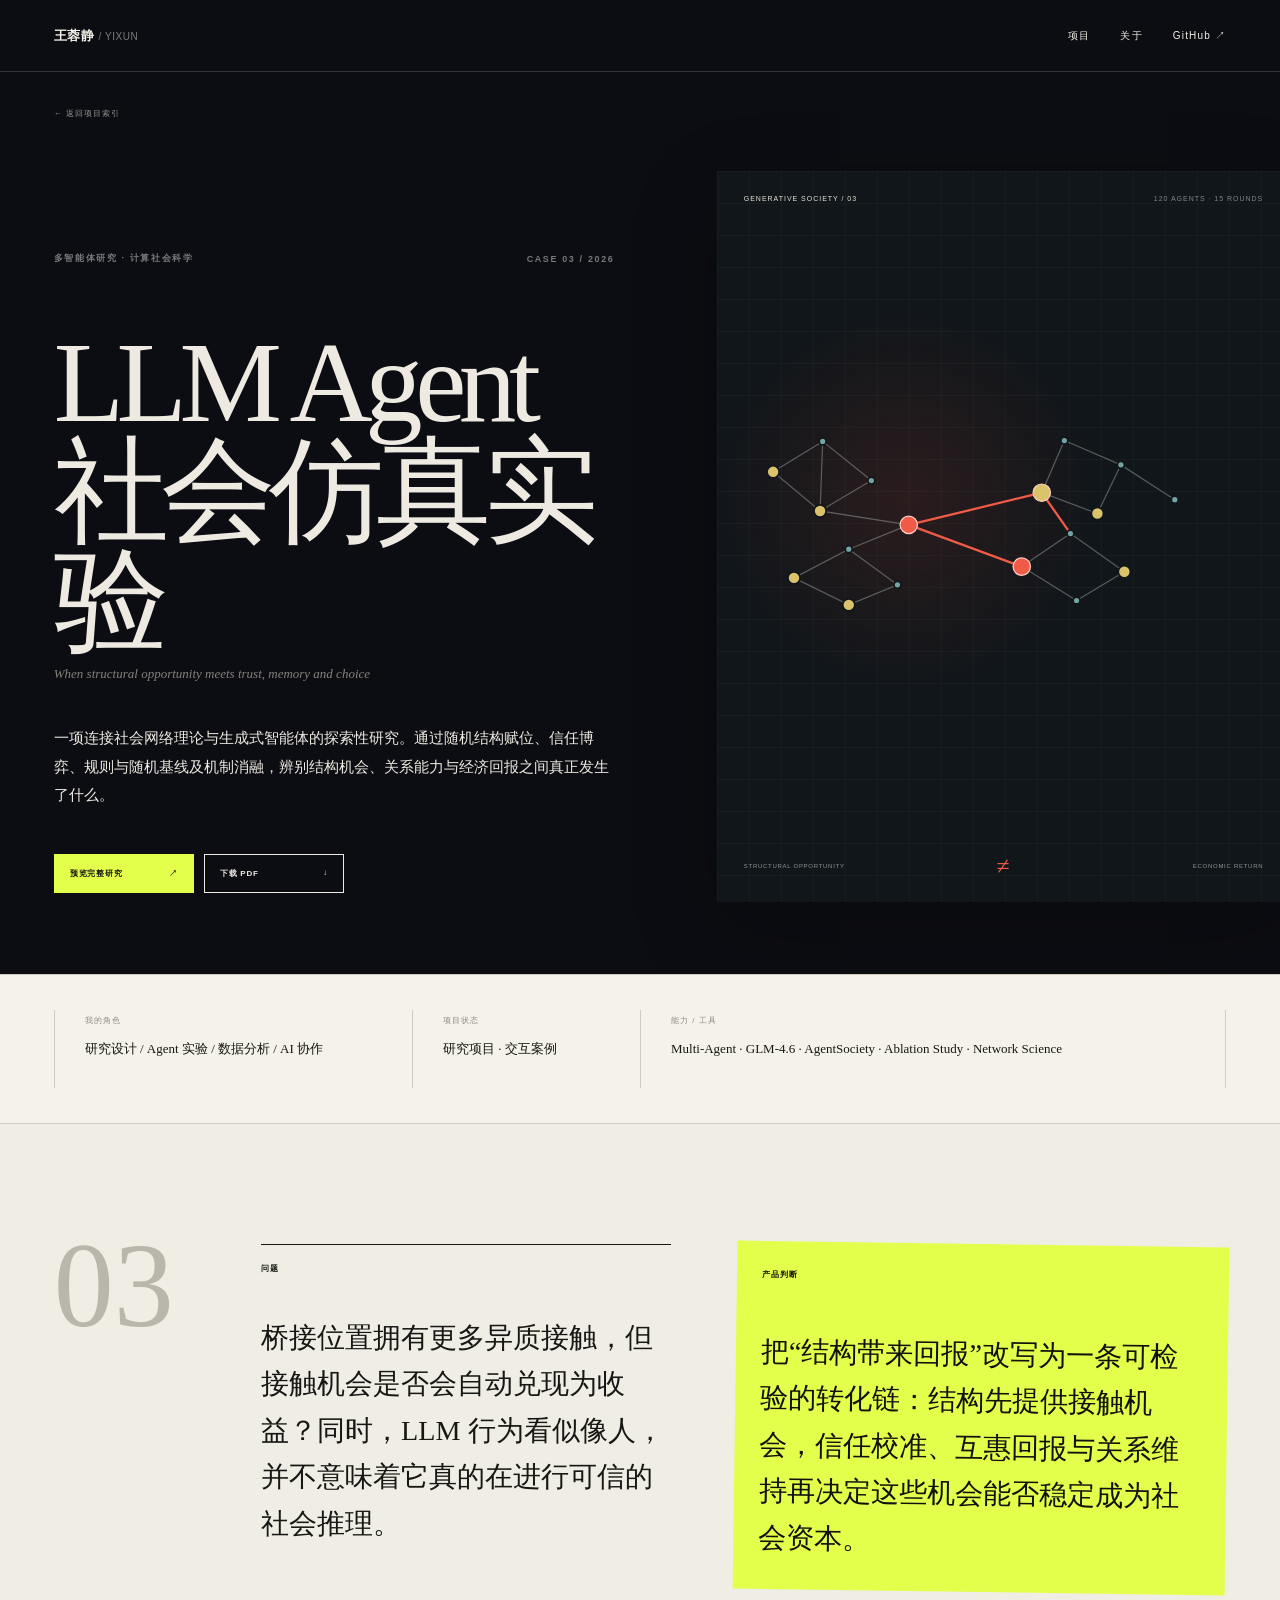
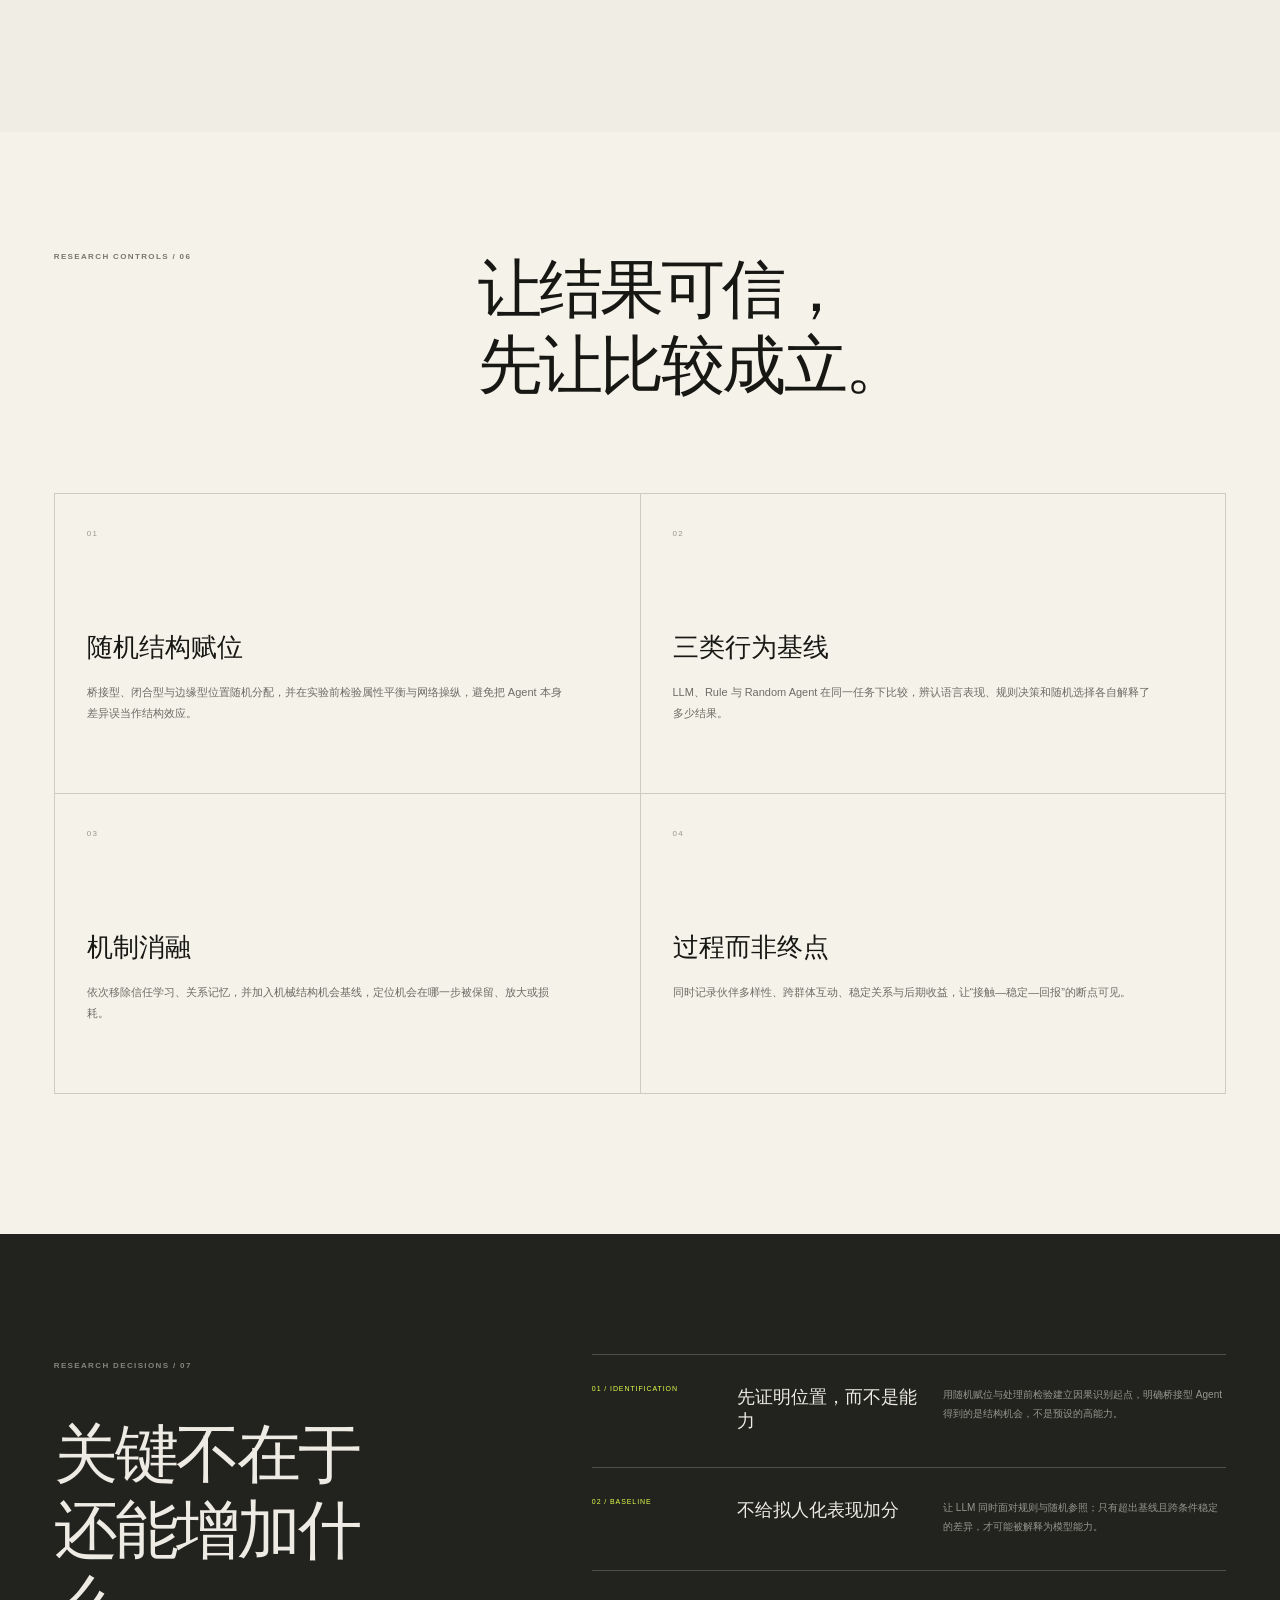
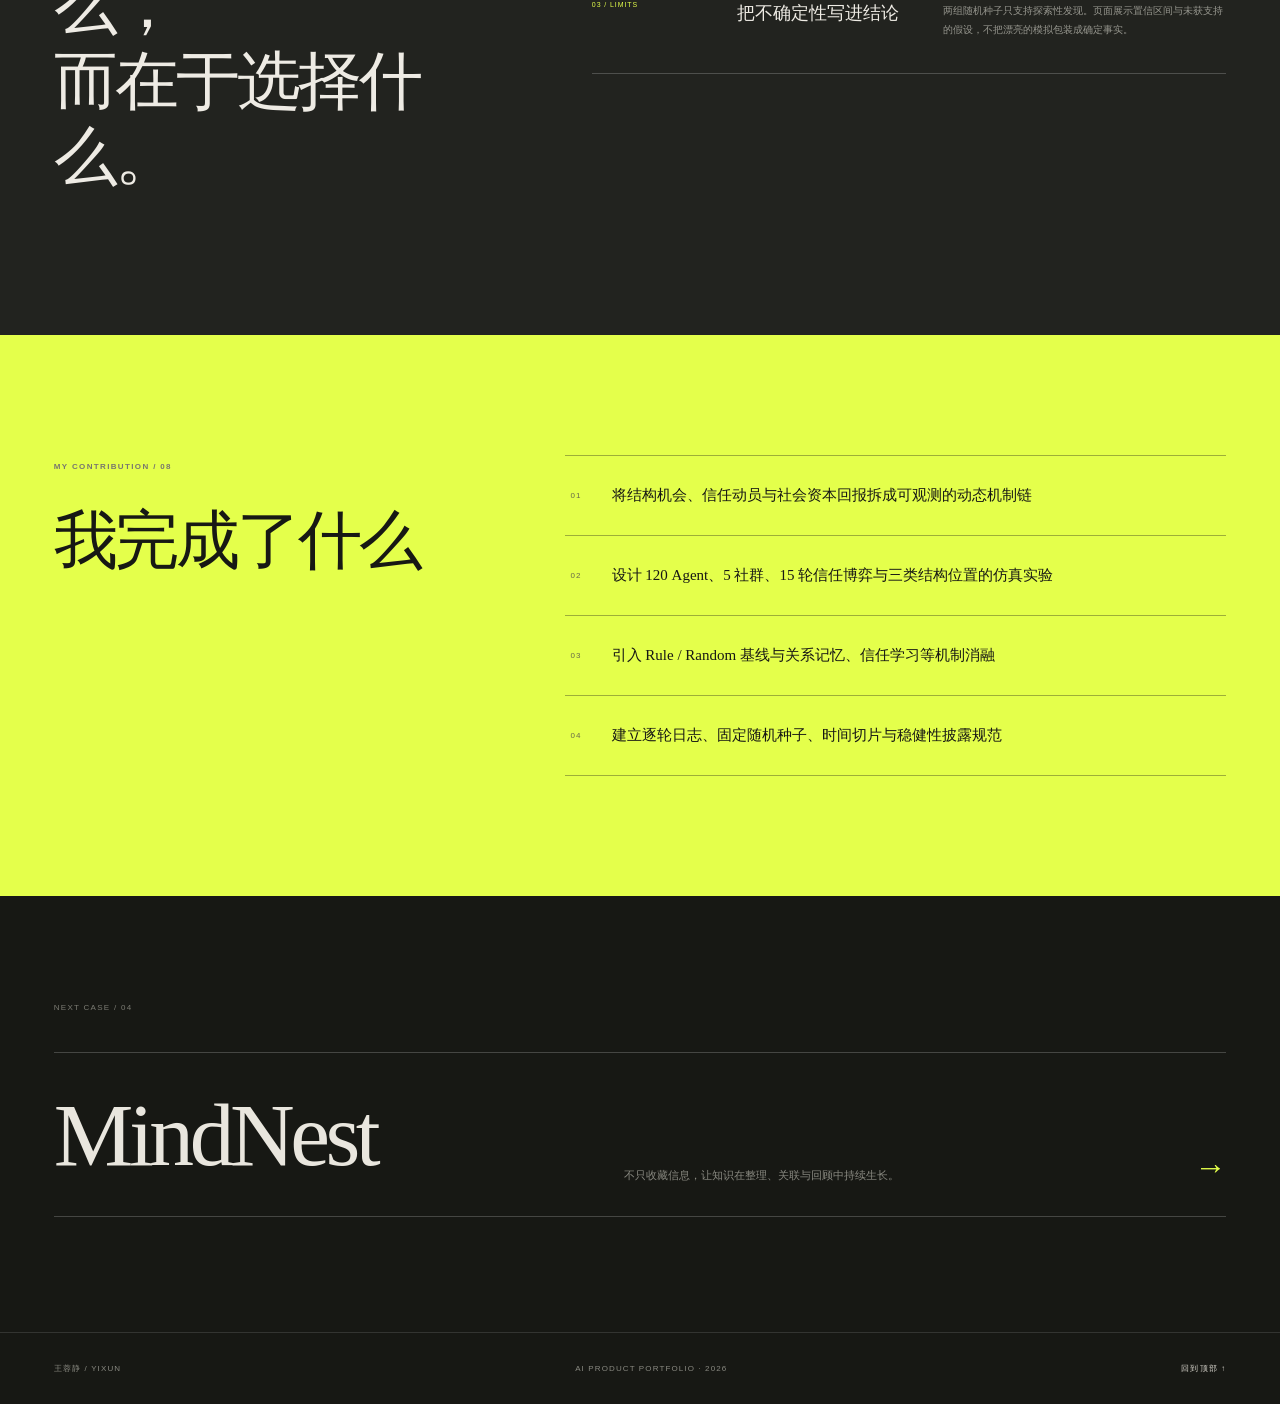
<file: projects/agent-society-simulation/index.html>
<!doctype html><html lang="zh-CN"><head><meta charset="utf-8"><meta name="viewport" content="width=device-width,initial-scale=1"><title>LLM Agent 社会仿真实验 — 王蓉静作品集</title><meta name="description" content="用 120 个智能体检验结构机会、信任动员与经济回报之间的转化链。"><meta property="og:title" content="LLM Agent 社会仿真实验 — 王蓉静作品集"><meta property="og:description" content="用 120 个智能体检验结构机会、信任动员与经济回报之间的转化链。"><meta property="og:type" content="website"><link rel="stylesheet" href="/styles.css"></head><body><main id="top" class="case-page case-simulation"><section class="case-hero"><header class="site-header dark"><a href="/" class="site-name" aria-label="返回作品集首页">王蓉静 <span>/ YIXUN</span></a><nav aria-label="主导航"><a href="/#work">项目</a><a href="/#about">关于</a><a href="https://github.com/YiXun-13468878779" target="_blank" rel="noreferrer">GitHub ↗</a></nav></header><a href="/#work" class="back-link">← 返回项目索引</a><div class="case-title"><p class="eyebrow"><span>多智能体研究 · 计算社会科学</span><span>CASE <!-- -->03<!-- --> / <!-- -->2026</span></p><h1>LLM Agent 社会仿真实验</h1><p class="case-english">When structural opportunity meets trust, memory and choice</p><p class="case-lead">一项连接社会网络理论与生成式智能体的探索性研究。通过随机结构赋位、信任博弈、规则与随机基线及机制消融，辨别结构机会、关系能力与经济回报之间真正发生了什么。</p><div class="case-actions"><a class="primary-action" href="/research/llm-agent-society.pdf" target="_blank" rel="noreferrer">预览完整研究<!-- --> <span>↗</span></a><a href="/research/llm-agent-society.pdf" download="">下载 PDF <span>↓</span></a></div></div><div class="case-hero-visual"><div class="project-visual visual-simulation " aria-label="LLM Agent 社会仿真实验网络图"><div class="simulation-visual-head"><span>GENERATIVE SOCIETY / 03</span><i>120 AGENTS · 15 ROUNDS</i></div><svg viewBox="0 0 620 250" aria-hidden="true"><g class="sim-lines"><path d="M45 84L102 49L158 94L99 129L45 84M102 49L99 129L201 145"></path><path d="M380 48L445 76L418 132L354 108L380 48M445 76L507 116"></path><path d="M69 206L132 173L188 214L132 237L69 206M132 173L201 145"></path><path d="M331 193L387 155L449 199L394 232L331 193M387 155L449 199"></path><path class="sim-bridge" d="M201 145L354 108M201 145L331 193M354 108L387 155"></path></g><g class="sim-nodes"><circle cx="45" cy="84" r="7"></circle><circle cx="102" cy="49" r="4"></circle><circle cx="158" cy="94" r="4"></circle><circle cx="99" cy="129" r="7"></circle><circle cx="380" cy="48" r="4"></circle><circle cx="445" cy="76" r="4"></circle><circle cx="418" cy="132" r="7"></circle><circle cx="354" cy="108" r="4"></circle><circle cx="507" cy="116" r="4"></circle><circle cx="69" cy="206" r="7"></circle><circle cx="132" cy="173" r="4"></circle><circle cx="188" cy="214" r="4"></circle><circle cx="132" cy="237" r="7"></circle><circle cx="331" cy="193" r="4"></circle><circle cx="387" cy="155" r="4"></circle><circle cx="449" cy="199" r="7"></circle><circle cx="394" cy="232" r="4"></circle><circle class="sim-bridge-node" cx="201" cy="145" r="10"></circle><circle class="sim-bridge-node" cx="354" cy="108" r="10"></circle><circle class="sim-bridge-node" cx="331" cy="193" r="10"></circle></g></svg><div class="simulation-visual-result"><span>STRUCTURAL OPPORTUNITY</span><b>≠</b><span>ECONOMIC RETURN</span></div></div></div></section><section class="case-meta"><div><span>我的角色</span><strong>研究设计 / Agent 实验 / 数据分析 / AI 协作</strong></div><div><span>项目状态</span><strong>研究项目 · 交互案例</strong></div><div><span>能力 / 工具</span><p>Multi-Agent · GLM-4.6 · AgentSociety · Ablation Study · Network Science</p></div></section><section class="case-thesis"><div class="thesis-number">03</div><div class="thesis-block"><span>问题</span><p>桥接位置拥有更多异质接触，但接触机会是否会自动兑现为收益？同时，LLM 行为看似像人，并不意味着它真的在进行可信的社会推理。</p></div><div class="thesis-block highlight"><span>产品判断</span><p>把“结构带来回报”改写为一条可检验的转化链：结构先提供接触机会，信任校准、互惠回报与关系维持再决定这些机会能否稳定成为社会资本。</p></div></section><section class="feature-section"><div class="case-section-head"><span>RESEARCH CONTROLS / 06</span><h2>让结果可信，<br/>先让比较成立。</h2></div><div class="feature-grid"><article><span>0<!-- -->1</span><h3>随机结构赋位</h3><p>桥接型、闭合型与边缘型位置随机分配，并在实验前检验属性平衡与网络操纵，避免把 Agent 本身差异误当作结构效应。</p></article><article><span>0<!-- -->2</span><h3>三类行为基线</h3><p>LLM、Rule 与 Random Agent 在同一任务下比较，辨认语言表现、规则决策和随机选择各自解释了多少结果。</p></article><article><span>0<!-- -->3</span><h3>机制消融</h3><p>依次移除信任学习、关系记忆，并加入机械结构机会基线，定位机会在哪一步被保留、放大或损耗。</p></article><article><span>0<!-- -->4</span><h3>过程而非终点</h3><p>同时记录伙伴多样性、跨群体互动、稳定关系与后期收益，让“接触—稳定—回报”的断点可见。</p></article></div></section><section class="decision-section"><div class="decision-intro"><span>RESEARCH DECISIONS / 07</span><h2>关键不在于<br/>还能增加什么，<br/>而在于选择什么。</h2></div><div class="decision-list"><article><span>01 / IDENTIFICATION</span><h3>先证明位置，而不是能力</h3><p>用随机赋位与处理前检验建立因果识别起点，明确桥接型 Agent 得到的是结构机会，不是预设的高能力。</p></article><article><span>02 / BASELINE</span><h3>不给拟人化表现加分</h3><p>让 LLM 同时面对规则与随机参照；只有超出基线且跨条件稳定的差异，才可能被解释为模型能力。</p></article><article><span>03 / LIMITS</span><h3>把不确定性写进结论</h3><p>两组随机种子只支持探索性发现。页面展示置信区间与未获支持的假设，不把漂亮的模拟包装成确定事实。</p></article></div></section><section class="contribution-section"><div><span>MY CONTRIBUTION / 08</span><h2>我完成了什么</h2></div><ol><li><span>0<!-- -->1</span>将结构机会、信任动员与社会资本回报拆成可观测的动态机制链</li><li><span>0<!-- -->2</span>设计 120 Agent、5 社群、15 轮信任博弈与三类结构位置的仿真实验</li><li><span>0<!-- -->3</span>引入 Rule / Random 基线与关系记忆、信任学习等机制消融</li><li><span>0<!-- -->4</span>建立逐轮日志、固定随机种子、时间切片与稳健性披露规范</li></ol></section><section class="case-cta"><span>NEXT CASE / <!-- -->04</span><a href="/projects/mindnest"><strong>MindNest</strong><i>不只收藏信息，让知识在整理、关联与回顾中持续生长。</i><b>→</b></a></section><footer class="site-footer case-footer"><span>王蓉静 / YIXUN</span><span>AI PRODUCT PORTFOLIO · 2026</span><a href="#top">回到顶部 ↑</a></footer></main></body></html>
</file>
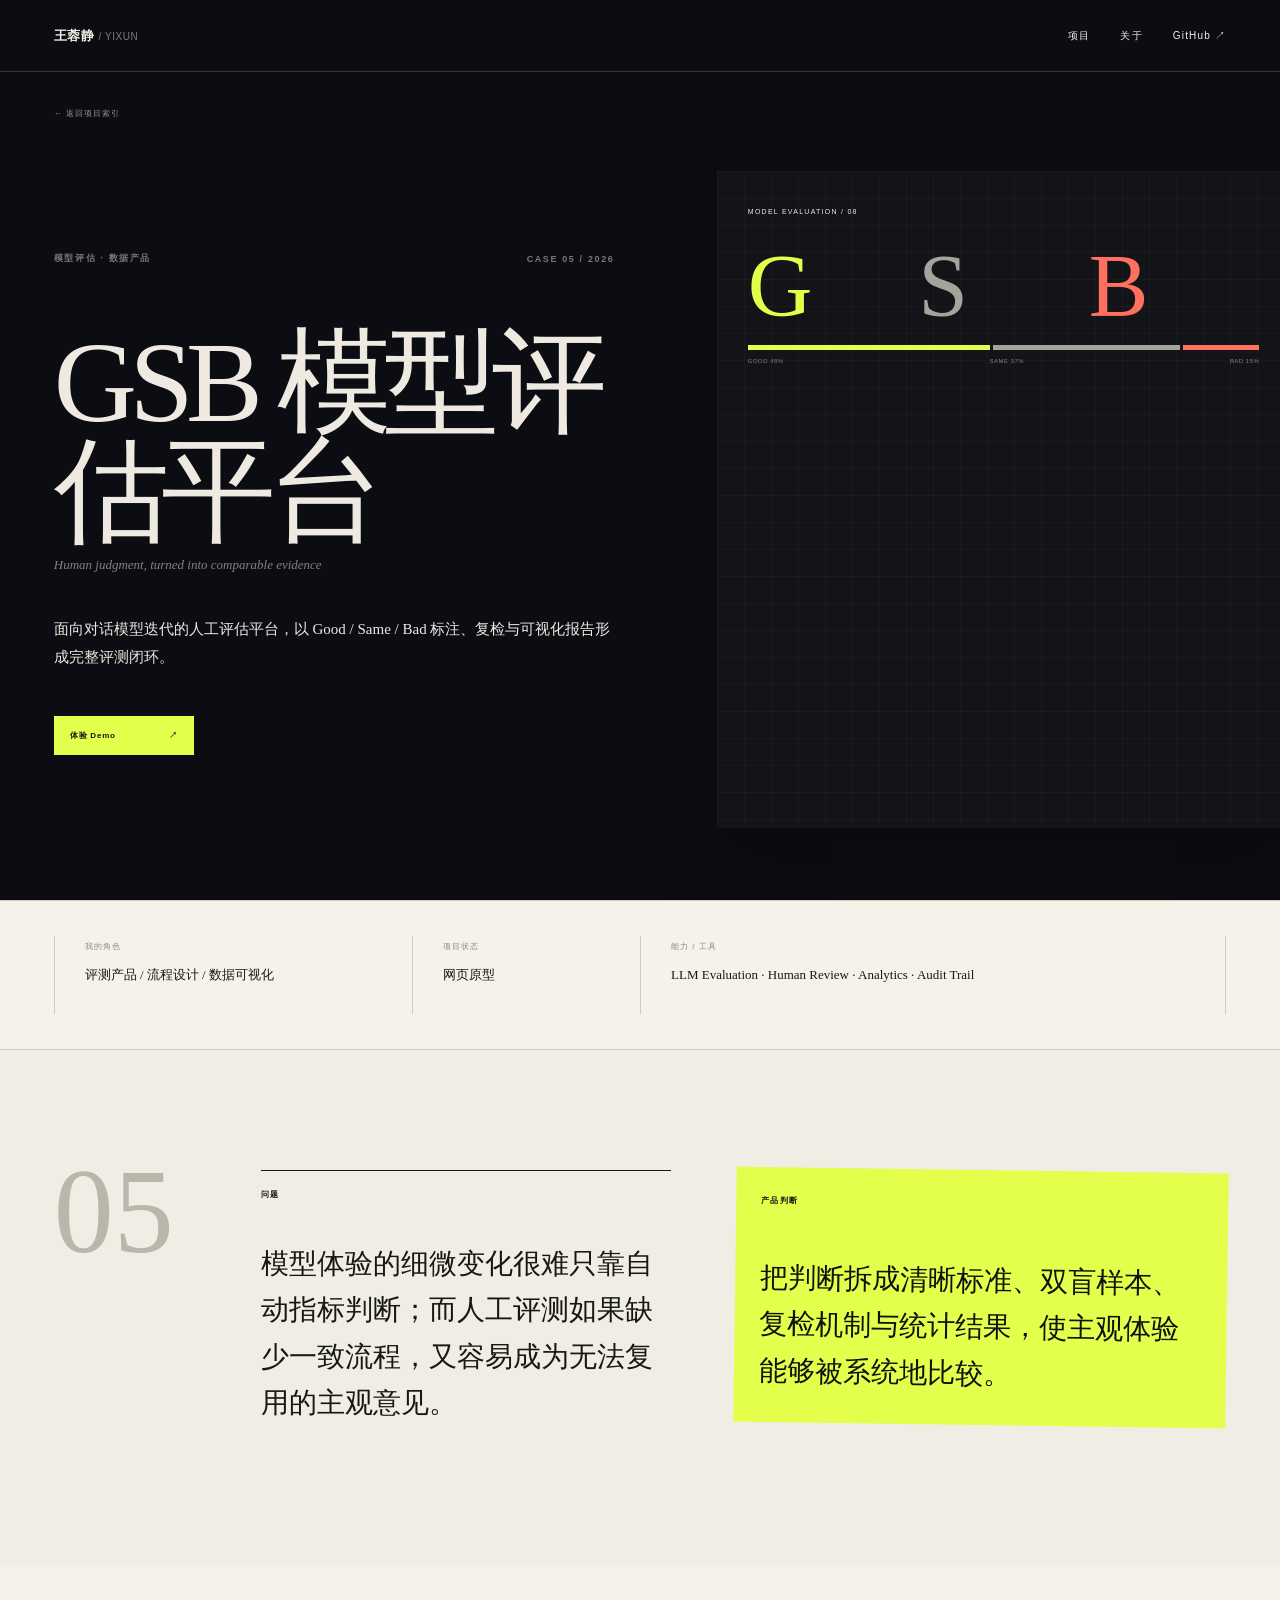
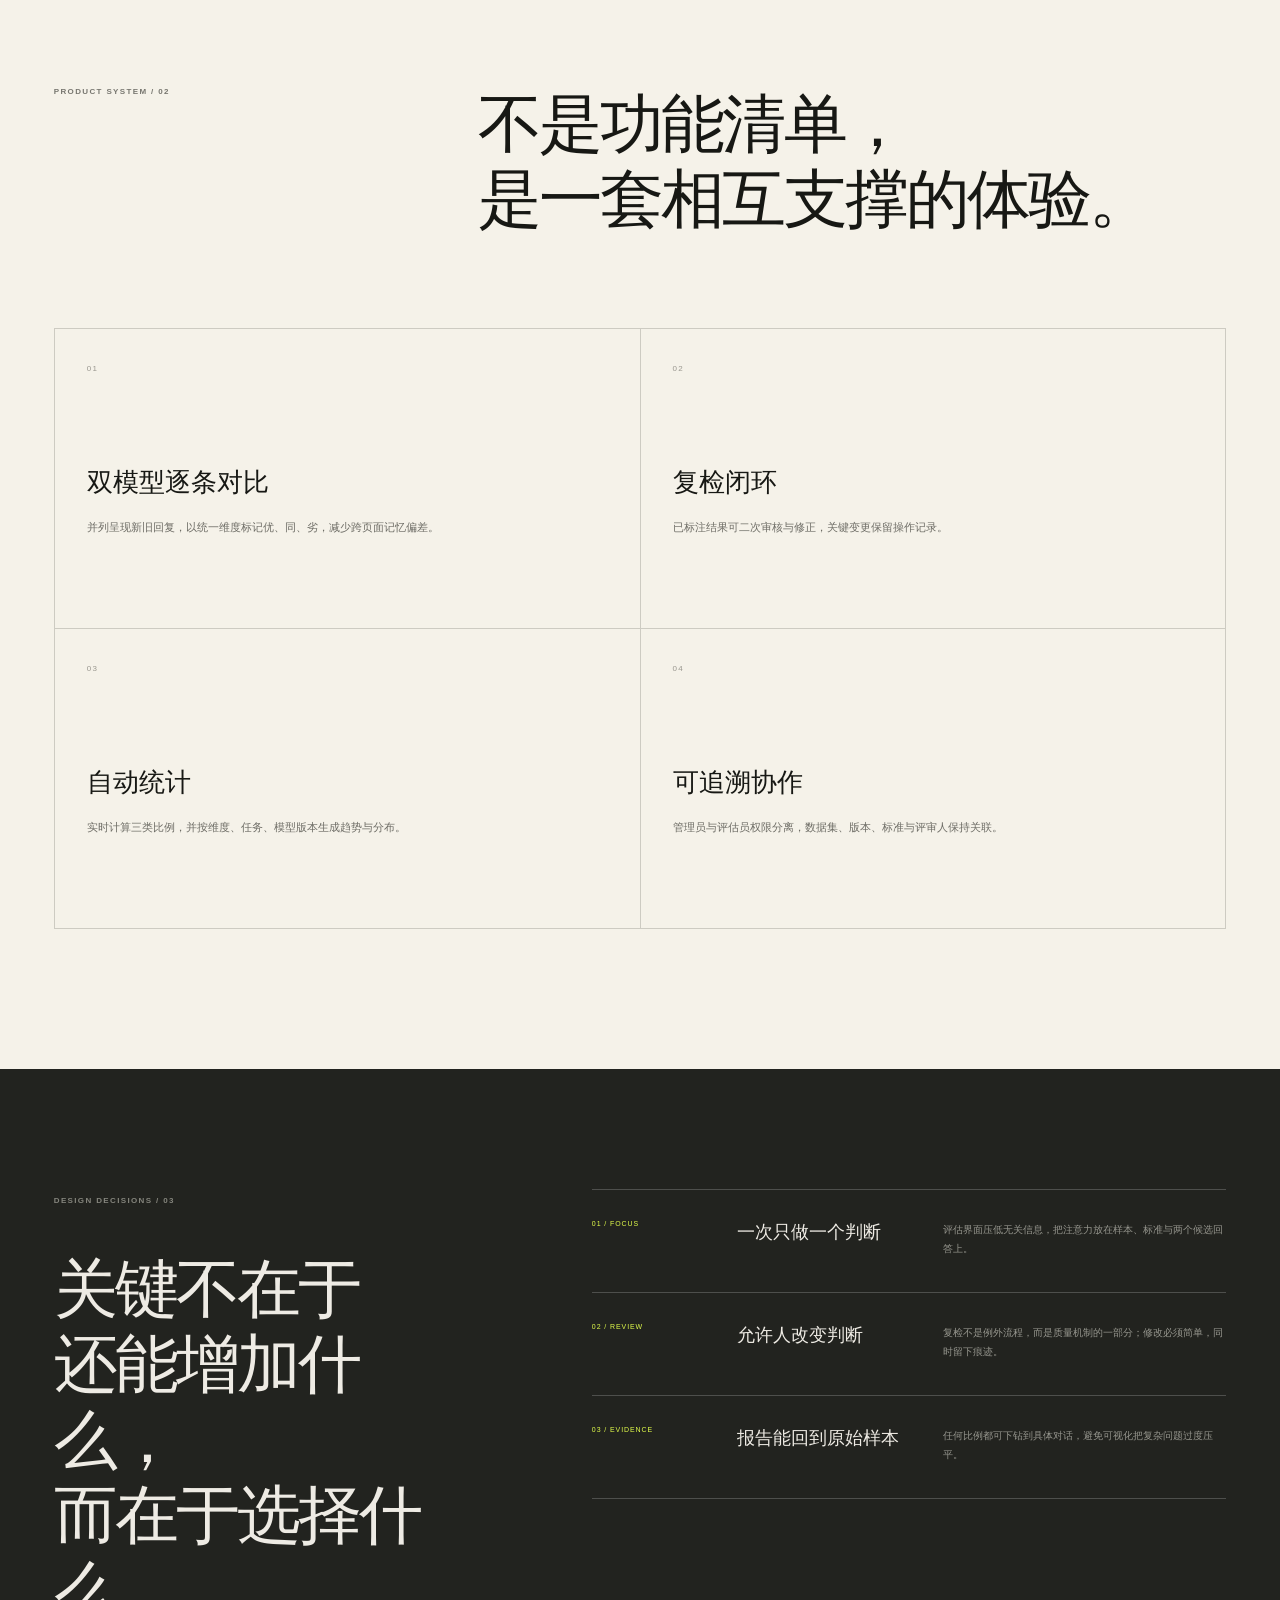
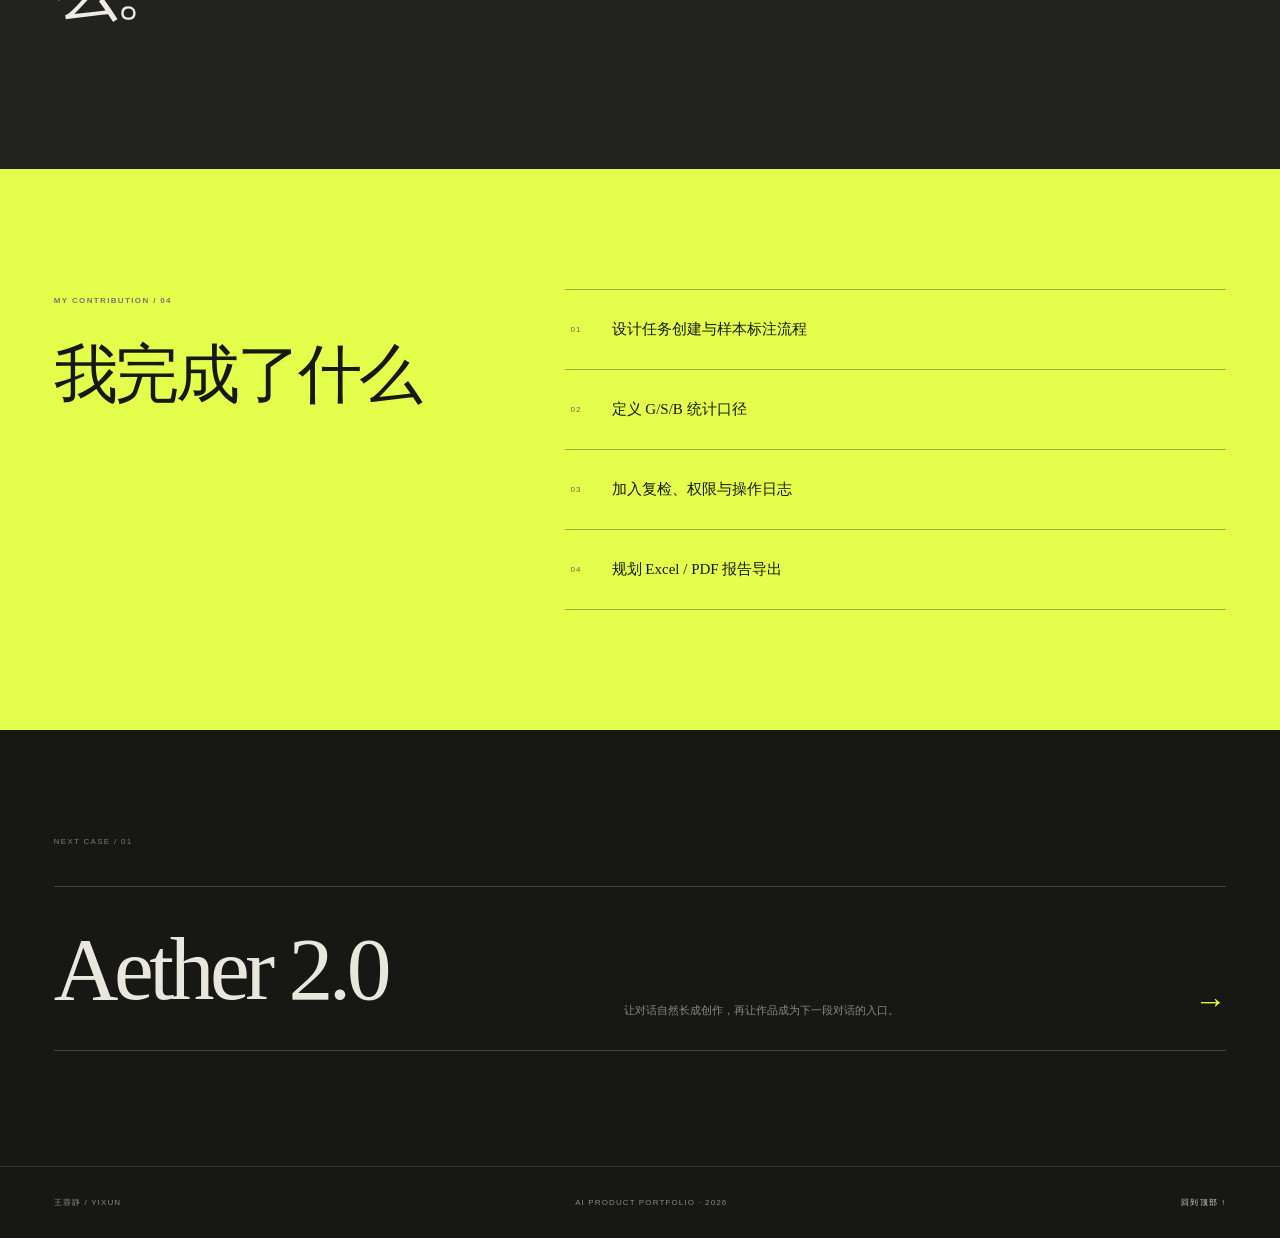
<file: projects/gsb-evaluation/index.html>
<!doctype html><html lang="zh-CN"><head><meta charset="utf-8"><meta name="viewport" content="width=device-width,initial-scale=1"><title>GSB 模型评估平台 — 王蓉静作品集</title><meta name="description" content="可标注、复检与追溯的对话模型评测闭环。"><meta property="og:title" content="GSB 模型评估平台 — 王蓉静作品集"><meta property="og:description" content="可标注、复检与追溯的对话模型评测闭环。"><meta property="og:type" content="website"><link rel="stylesheet" href="/styles.css"></head><body><main id="top" class="case-page case-gsb"><section class="case-hero"><header class="site-header dark"><a href="/" class="site-name" aria-label="返回作品集首页">王蓉静 <span>/ YIXUN</span></a><nav aria-label="主导航"><a href="/#work">项目</a><a href="/#about">关于</a><a href="https://github.com/YiXun-13468878779" target="_blank" rel="noreferrer">GitHub ↗</a></nav></header><a href="/#work" class="back-link">← 返回项目索引</a><div class="case-title"><p class="eyebrow"><span>模型评估 · 数据产品</span><span>CASE <!-- -->05<!-- --> / <!-- -->2026</span></p><h1>GSB 模型评估平台</h1><p class="case-english">Human judgment, turned into comparable evidence</p><p class="case-lead">面向对话模型迭代的人工评估平台，以 Good / Same / Bad 标注、复检与可视化报告形成完整评测闭环。</p><div class="case-actions"><a class="primary-action" href="https://gsb-studio.vercel.app" target="_blank" rel="noreferrer">体验 Demo<!-- --> <span>↗</span></a></div></div><div class="case-hero-visual"><div class="project-visual visual-gsb " aria-label="GSB 模型评估结果"><span class="gsb-label">MODEL EVALUATION / 08</span><div class="gsb-letters"><strong>G</strong><strong>S</strong><strong>B</strong></div><div class="gsb-bars"><i></i><i></i><i></i></div><div class="gsb-data"><span>GOOD 48%</span><span>SAME 37%</span><span>BAD 15%</span></div></div></div></section><section class="case-meta"><div><span>我的角色</span><strong>评测产品 / 流程设计 / 数据可视化</strong></div><div><span>项目状态</span><strong>网页原型</strong></div><div><span>能力 / 工具</span><p>LLM Evaluation · Human Review · Analytics · Audit Trail</p></div></section><section class="case-thesis"><div class="thesis-number">05</div><div class="thesis-block"><span>问题</span><p>模型体验的细微变化很难只靠自动指标判断；而人工评测如果缺少一致流程，又容易成为无法复用的主观意见。</p></div><div class="thesis-block highlight"><span>产品判断</span><p>把判断拆成清晰标准、双盲样本、复检机制与统计结果，使主观体验能够被系统地比较。</p></div></section><section class="feature-section"><div class="case-section-head"><span>PRODUCT SYSTEM / 02</span><h2>不是功能清单，<br/>是一套相互支撑的体验。</h2></div><div class="feature-grid"><article><span>0<!-- -->1</span><h3>双模型逐条对比</h3><p>并列呈现新旧回复，以统一维度标记优、同、劣，减少跨页面记忆偏差。</p></article><article><span>0<!-- -->2</span><h3>复检闭环</h3><p>已标注结果可二次审核与修正，关键变更保留操作记录。</p></article><article><span>0<!-- -->3</span><h3>自动统计</h3><p>实时计算三类比例，并按维度、任务、模型版本生成趋势与分布。</p></article><article><span>0<!-- -->4</span><h3>可追溯协作</h3><p>管理员与评估员权限分离，数据集、版本、标准与评审人保持关联。</p></article></div></section><section class="decision-section"><div class="decision-intro"><span>DESIGN DECISIONS / 03</span><h2>关键不在于<br/>还能增加什么，<br/>而在于选择什么。</h2></div><div class="decision-list"><article><span>01 / FOCUS</span><h3>一次只做一个判断</h3><p>评估界面压低无关信息，把注意力放在样本、标准与两个候选回答上。</p></article><article><span>02 / REVIEW</span><h3>允许人改变判断</h3><p>复检不是例外流程，而是质量机制的一部分；修改必须简单，同时留下痕迹。</p></article><article><span>03 / EVIDENCE</span><h3>报告能回到原始样本</h3><p>任何比例都可下钻到具体对话，避免可视化把复杂问题过度压平。</p></article></div></section><section class="contribution-section"><div><span>MY CONTRIBUTION / 04</span><h2>我完成了什么</h2></div><ol><li><span>0<!-- -->1</span>设计任务创建与样本标注流程</li><li><span>0<!-- -->2</span>定义 G/S/B 统计口径</li><li><span>0<!-- -->3</span>加入复检、权限与操作日志</li><li><span>0<!-- -->4</span>规划 Excel / PDF 报告导出</li></ol></section><section class="case-cta"><span>NEXT CASE / <!-- -->01</span><a href="/projects/aether-2"><strong>Aether 2.0</strong><i>让对话自然长成创作，再让作品成为下一段对话的入口。</i><b>→</b></a></section><footer class="site-footer case-footer"><span>王蓉静 / YIXUN</span><span>AI PRODUCT PORTFOLIO · 2026</span><a href="#top">回到顶部 ↑</a></footer></main></body></html>
</file>
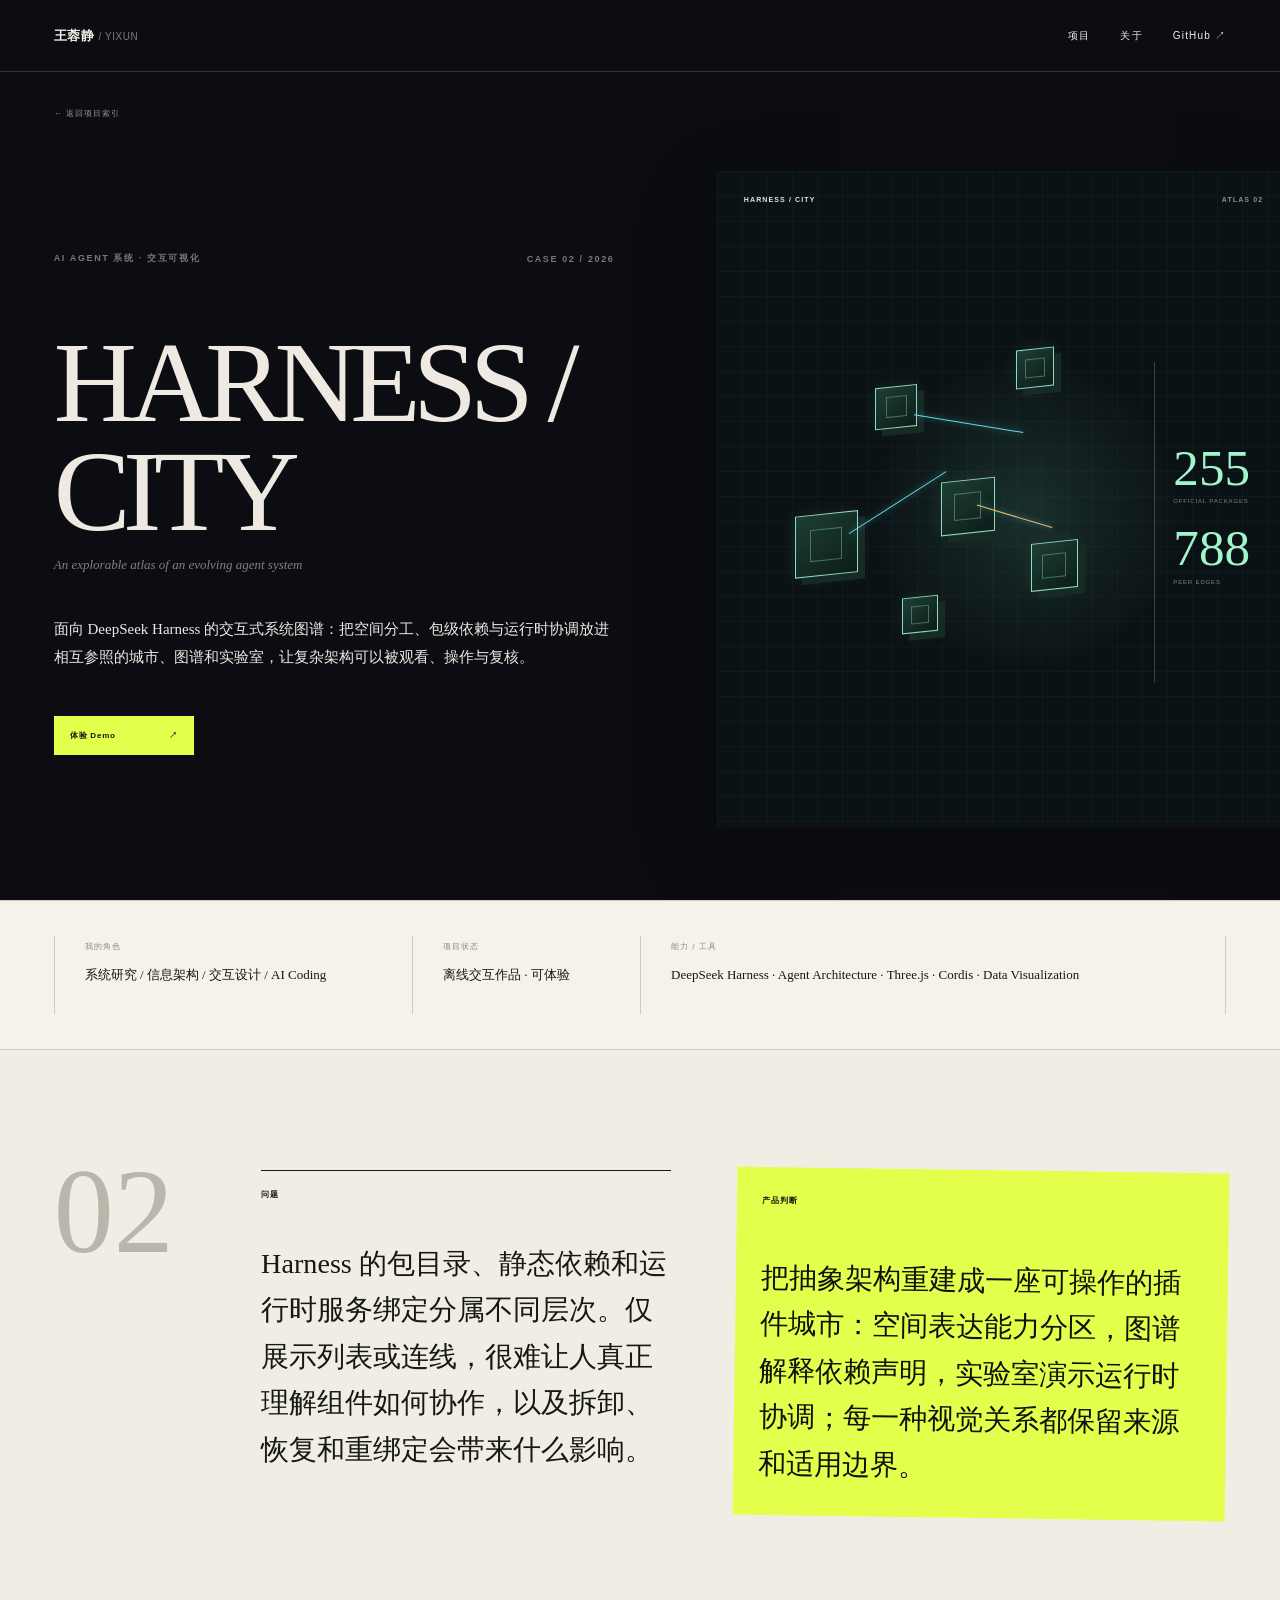
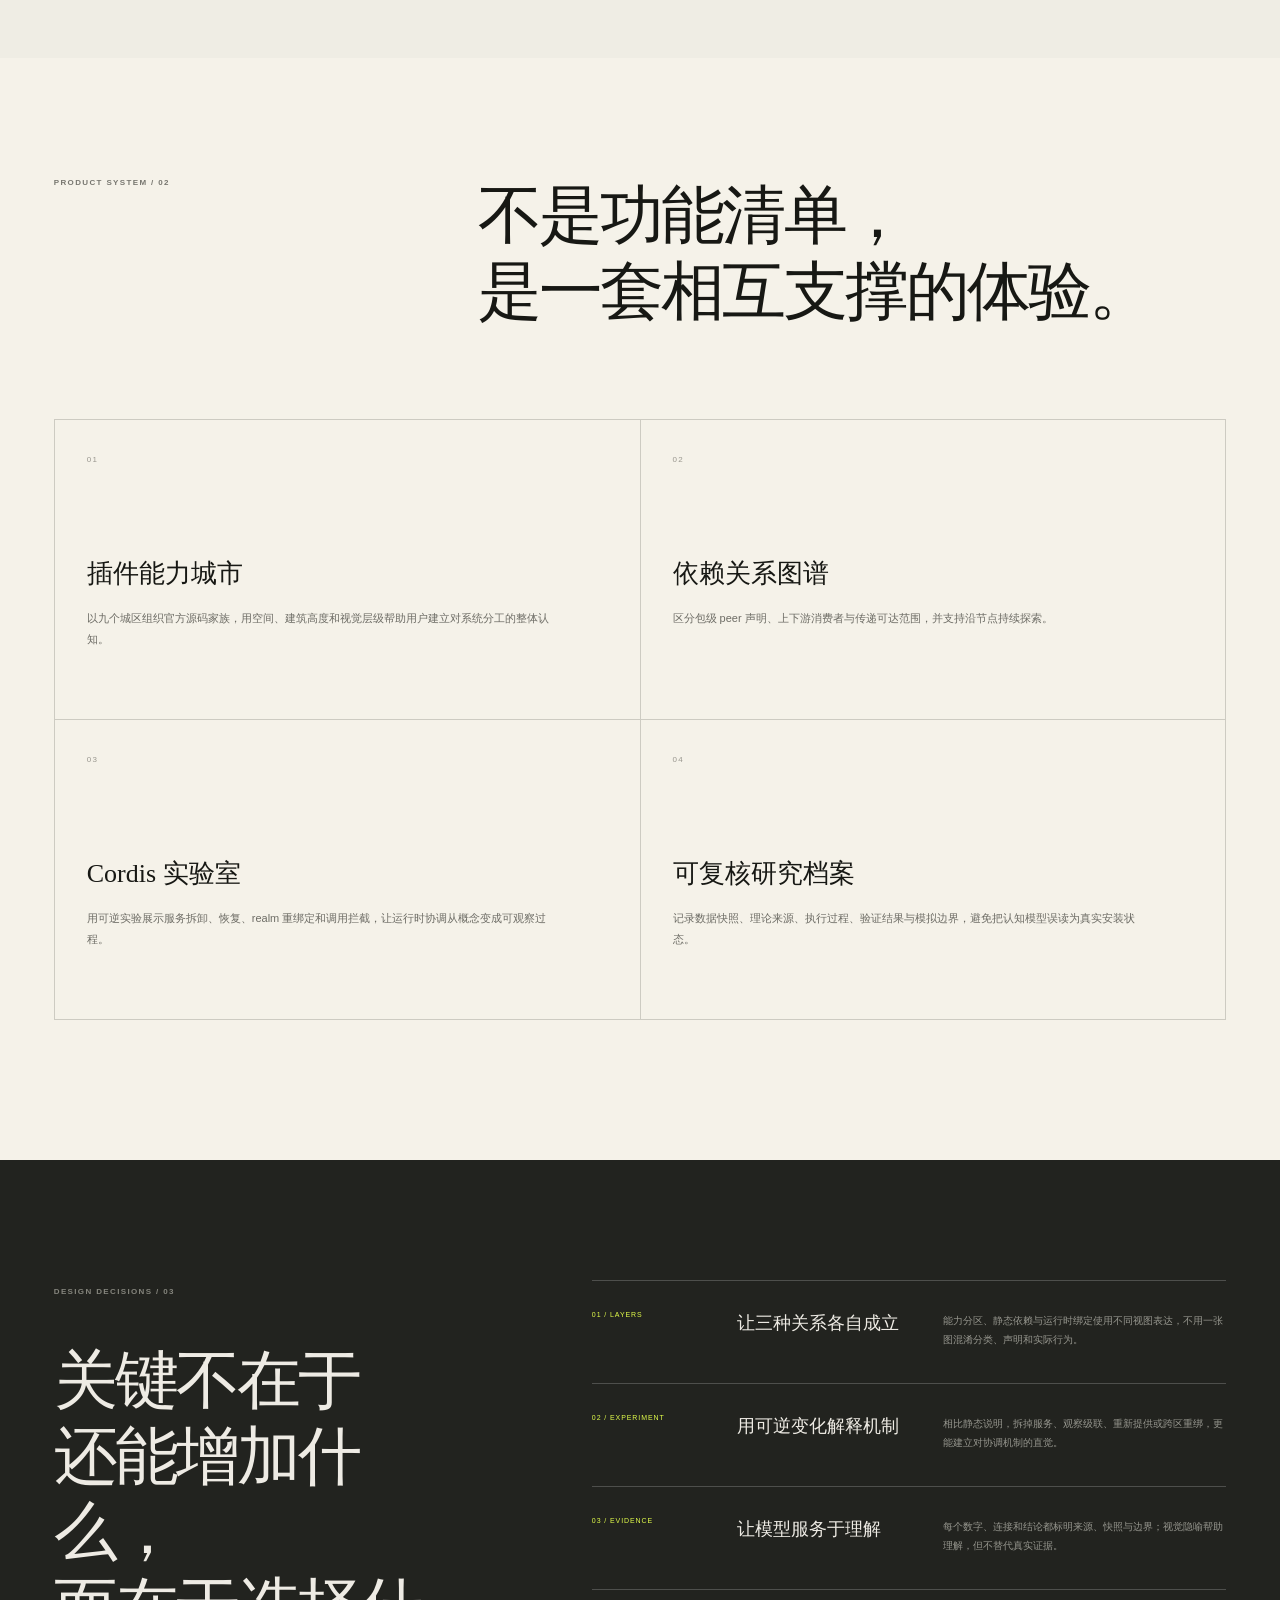
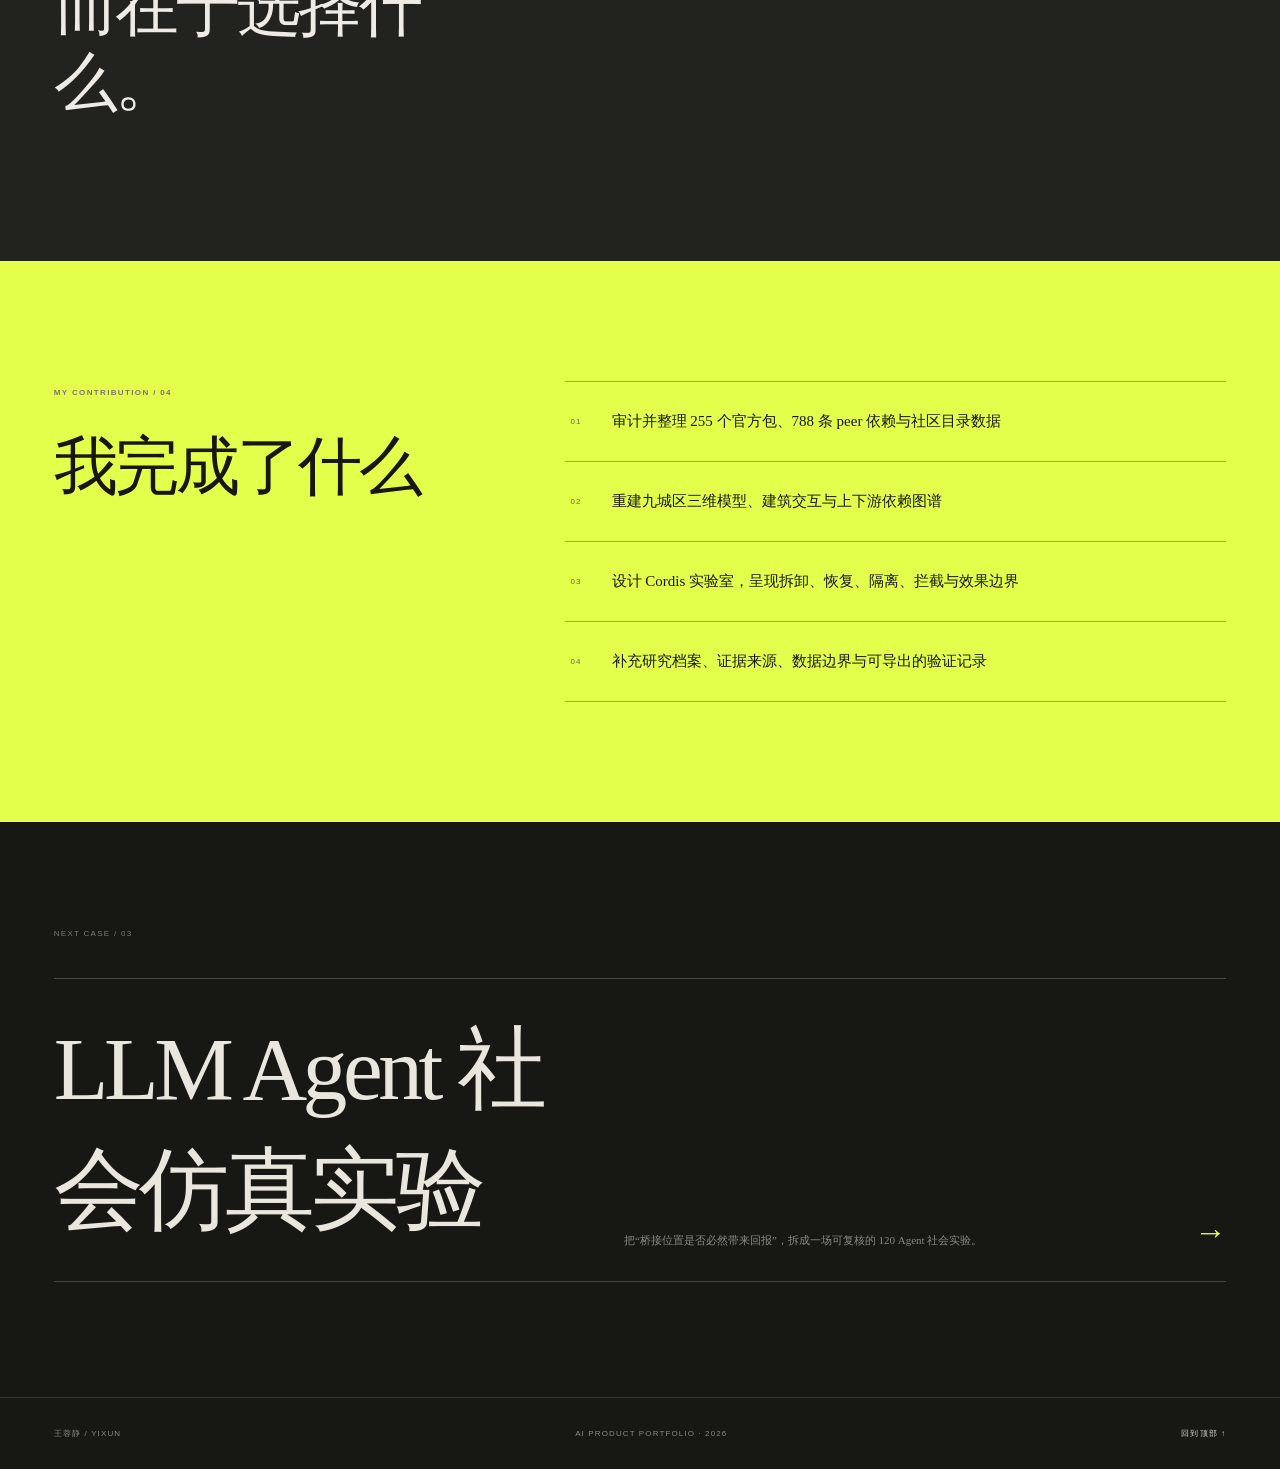
<file: projects/harness-city/index.html>
<!doctype html><html lang="zh-CN"><head><meta charset="utf-8"><meta name="viewport" content="width=device-width,initial-scale=1"><title>HARNESS / CITY — 王蓉静作品集</title><meta name="description" content="把 DeepSeek Harness 的包、依赖与运行时协调重建为可探索的插件城市。"><meta property="og:title" content="HARNESS / CITY — 王蓉静作品集"><meta property="og:description" content="把 DeepSeek Harness 的包、依赖与运行时协调重建为可探索的插件城市。"><meta property="og:type" content="website"><link rel="stylesheet" href="/styles.css"></head><body><main id="top" class="case-page case-harness"><section class="case-hero"><header class="site-header dark"><a href="/" class="site-name" aria-label="返回作品集首页">王蓉静 <span>/ YIXUN</span></a><nav aria-label="主导航"><a href="/#work">项目</a><a href="/#about">关于</a><a href="https://github.com/YiXun-13468878779" target="_blank" rel="noreferrer">GitHub ↗</a></nav></header><a href="/#work" class="back-link">← 返回项目索引</a><div class="case-title"><p class="eyebrow"><span>AI Agent 系统 · 交互可视化</span><span>CASE <!-- -->02<!-- --> / <!-- -->2026</span></p><h1>HARNESS / CITY</h1><p class="case-english">An explorable atlas of an evolving agent system</p><p class="case-lead">面向 DeepSeek Harness 的交互式系统图谱：把空间分工、包级依赖与运行时协调放进相互参照的城市、图谱和实验室，让复杂架构可以被观看、操作与复核。</p><div class="case-actions"><a class="primary-action" href="https://deepseek-harness-city.vercel.app" target="_blank" rel="noreferrer">体验 Demo<!-- --> <span>↗</span></a></div></div><div class="case-hero-visual"><div class="project-visual visual-harness " aria-label="HARNESS CITY Agent 插件系统图谱"><div class="harness-topline"><span>HARNESS / CITY</span><i>ATLAS 02</i></div><div class="harness-map" aria-hidden="true"><span class="harness-node node-a"></span><span class="harness-node node-b"></span><span class="harness-node node-c"></span><span class="harness-node node-d"></span><span class="harness-node node-e"></span><span class="harness-node node-f"></span><i class="harness-link link-a"></i><i class="harness-link link-b"></i><i class="harness-link link-c"></i></div><div class="harness-metrics"><strong>255</strong><span>OFFICIAL PACKAGES</span><strong>788</strong><span>PEER EDGES</span></div></div></div></section><section class="case-meta"><div><span>我的角色</span><strong>系统研究 / 信息架构 / 交互设计 / AI Coding</strong></div><div><span>项目状态</span><strong>离线交互作品 · 可体验</strong></div><div><span>能力 / 工具</span><p>DeepSeek Harness · Agent Architecture · Three.js · Cordis · Data Visualization</p></div></section><section class="case-thesis"><div class="thesis-number">02</div><div class="thesis-block"><span>问题</span><p>Harness 的包目录、静态依赖和运行时服务绑定分属不同层次。仅展示列表或连线，很难让人真正理解组件如何协作，以及拆卸、恢复和重绑定会带来什么影响。</p></div><div class="thesis-block highlight"><span>产品判断</span><p>把抽象架构重建成一座可操作的插件城市：空间表达能力分区，图谱解释依赖声明，实验室演示运行时协调；每一种视觉关系都保留来源和适用边界。</p></div></section><section class="feature-section"><div class="case-section-head"><span>PRODUCT SYSTEM / 02</span><h2>不是功能清单，<br/>是一套相互支撑的体验。</h2></div><div class="feature-grid"><article><span>0<!-- -->1</span><h3>插件能力城市</h3><p>以九个城区组织官方源码家族，用空间、建筑高度和视觉层级帮助用户建立对系统分工的整体认知。</p></article><article><span>0<!-- -->2</span><h3>依赖关系图谱</h3><p>区分包级 peer 声明、上下游消费者与传递可达范围，并支持沿节点持续探索。</p></article><article><span>0<!-- -->3</span><h3>Cordis 实验室</h3><p>用可逆实验展示服务拆卸、恢复、realm 重绑定和调用拦截，让运行时协调从概念变成可观察过程。</p></article><article><span>0<!-- -->4</span><h3>可复核研究档案</h3><p>记录数据快照、理论来源、执行过程、验证结果与模拟边界，避免把认知模型误读为真实安装状态。</p></article></div></section><section class="decision-section"><div class="decision-intro"><span>DESIGN DECISIONS / 03</span><h2>关键不在于<br/>还能增加什么，<br/>而在于选择什么。</h2></div><div class="decision-list"><article><span>01 / LAYERS</span><h3>让三种关系各自成立</h3><p>能力分区、静态依赖与运行时绑定使用不同视图表达，不用一张图混淆分类、声明和实际行为。</p></article><article><span>02 / EXPERIMENT</span><h3>用可逆变化解释机制</h3><p>相比静态说明，拆掉服务、观察级联、重新提供或跨区重绑，更能建立对协调机制的直觉。</p></article><article><span>03 / EVIDENCE</span><h3>让模型服务于理解</h3><p>每个数字、连接和结论都标明来源、快照与边界；视觉隐喻帮助理解，但不替代真实证据。</p></article></div></section><section class="contribution-section"><div><span>MY CONTRIBUTION / 04</span><h2>我完成了什么</h2></div><ol><li><span>0<!-- -->1</span>审计并整理 255 个官方包、788 条 peer 依赖与社区目录数据</li><li><span>0<!-- -->2</span>重建九城区三维模型、建筑交互与上下游依赖图谱</li><li><span>0<!-- -->3</span>设计 Cordis 实验室，呈现拆卸、恢复、隔离、拦截与效果边界</li><li><span>0<!-- -->4</span>补充研究档案、证据来源、数据边界与可导出的验证记录</li></ol></section><section class="case-cta"><span>NEXT CASE / <!-- -->03</span><a href="/projects/agent-society-simulation"><strong>LLM Agent 社会仿真实验</strong><i>把“桥接位置是否必然带来回报”，拆成一场可复核的 120 Agent 社会实验。</i><b>→</b></a></section><footer class="site-footer case-footer"><span>王蓉静 / YIXUN</span><span>AI PRODUCT PORTFOLIO · 2026</span><a href="#top">回到顶部 ↑</a></footer></main></body></html>
</file>
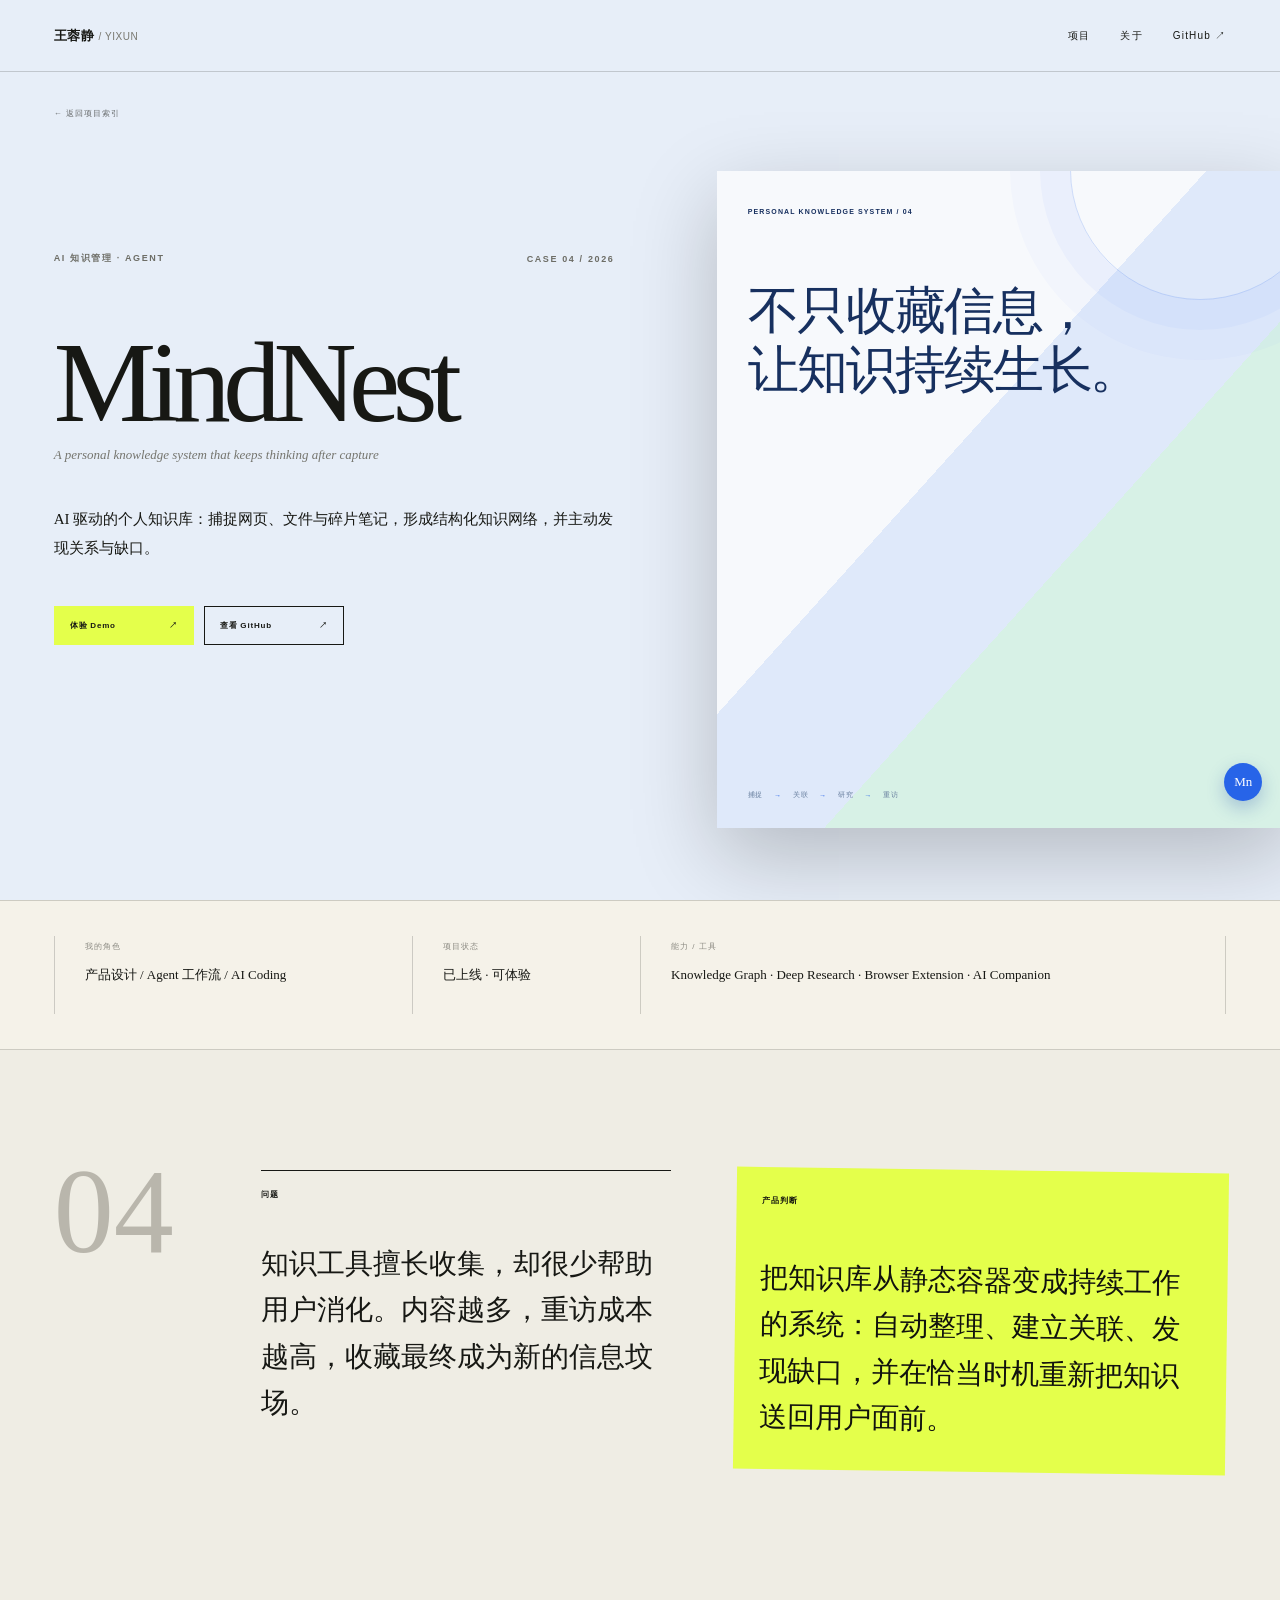
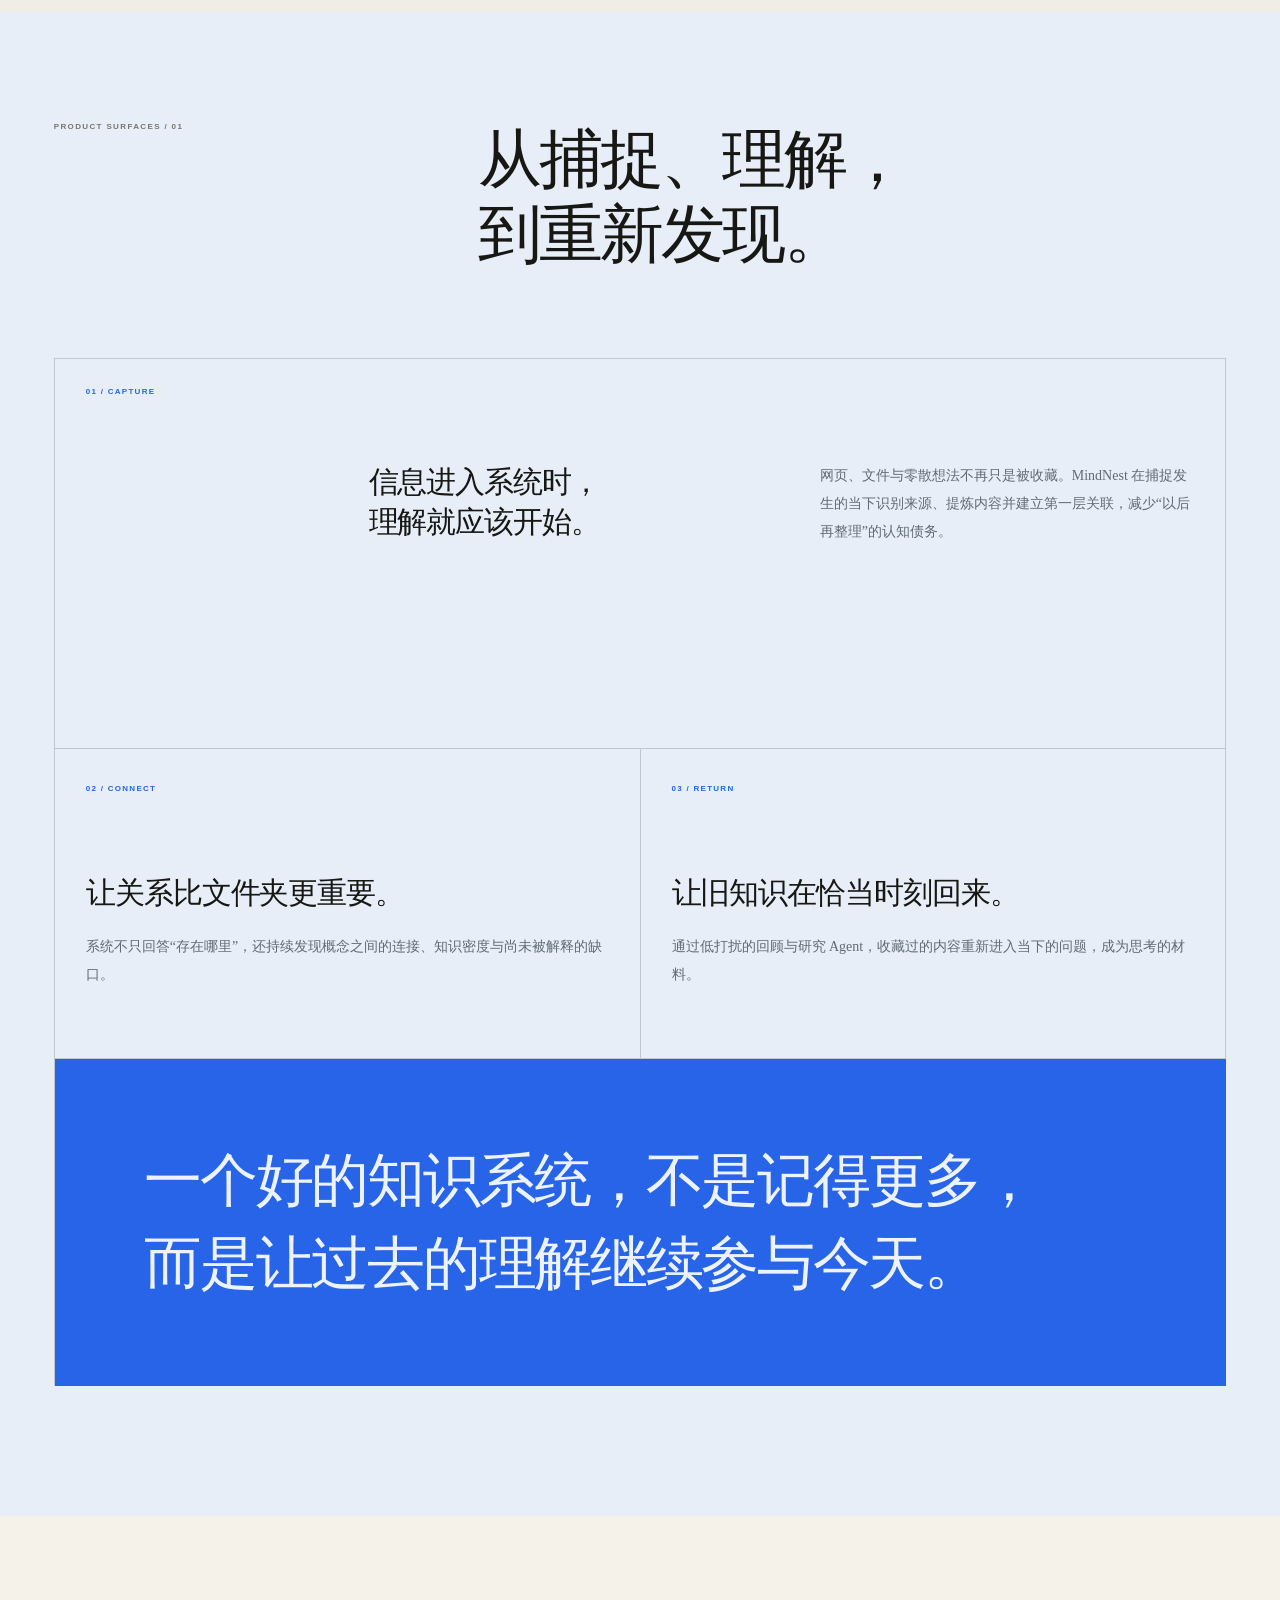
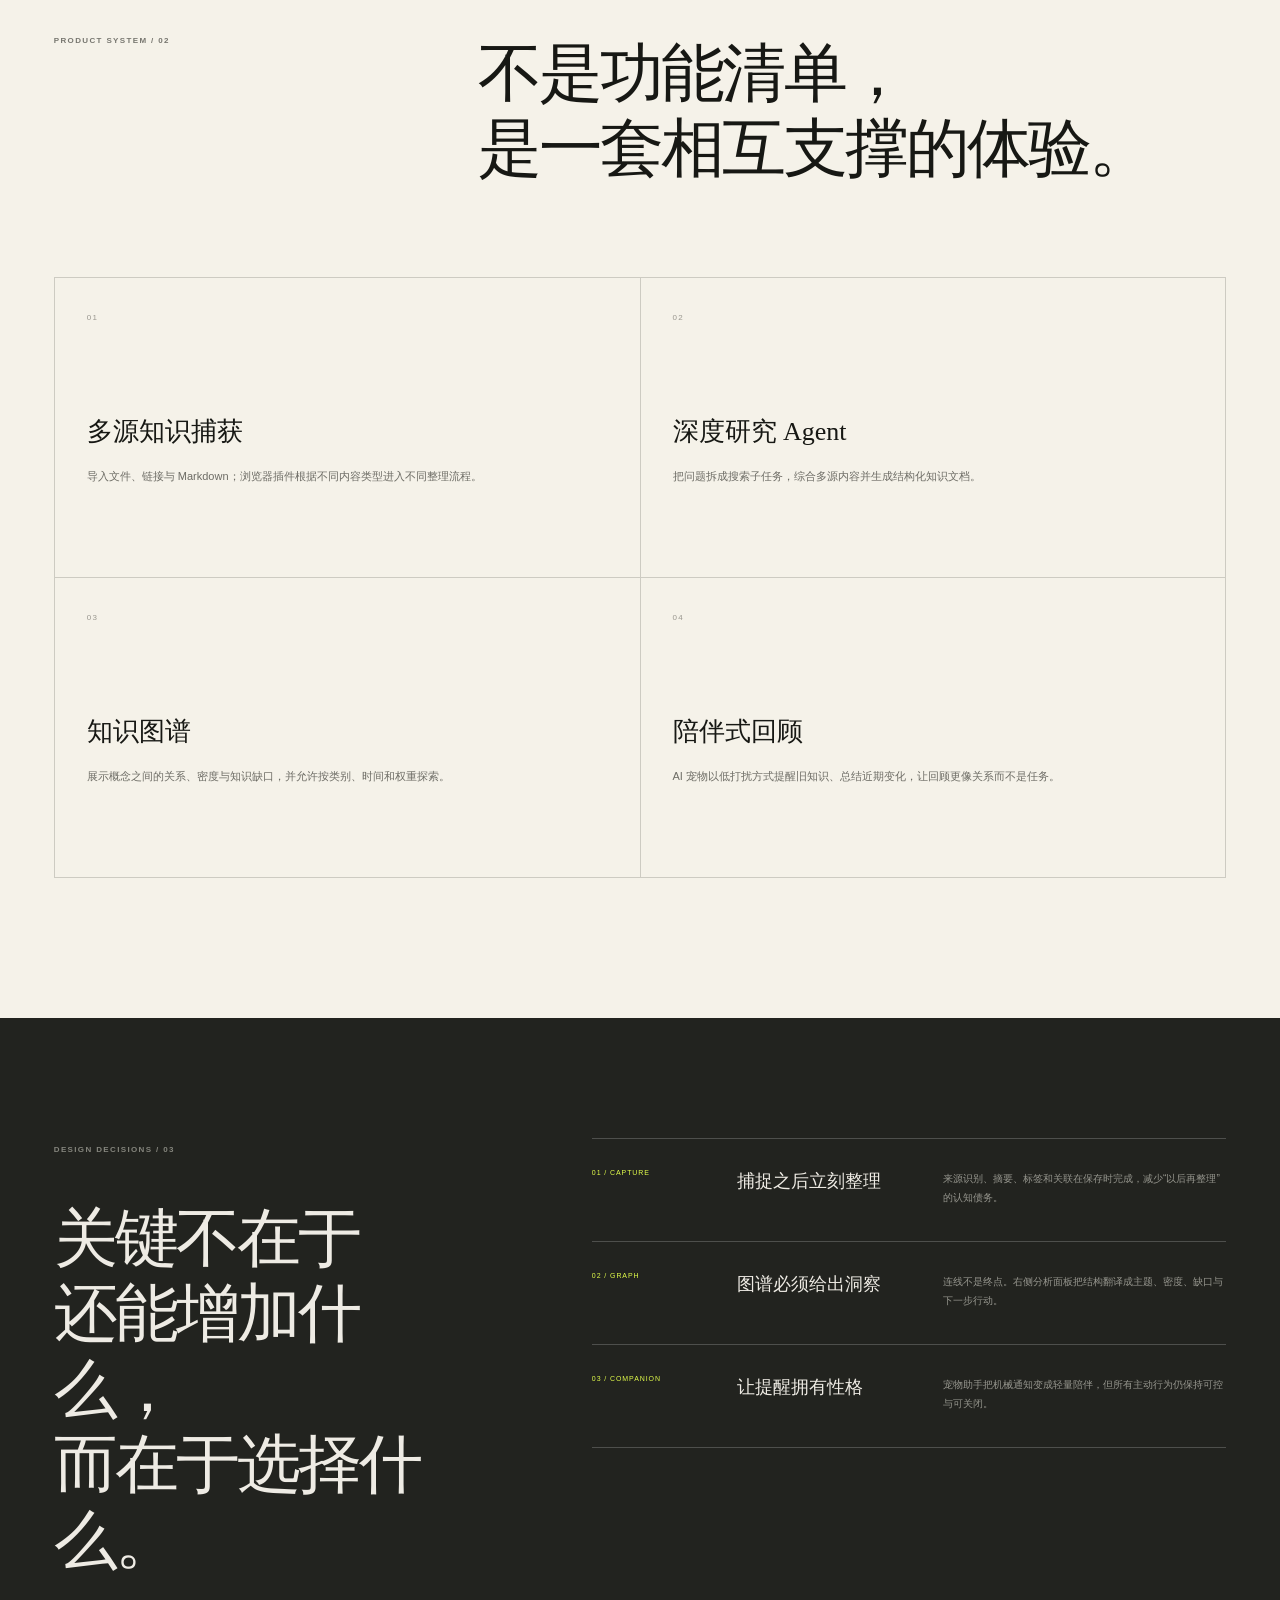
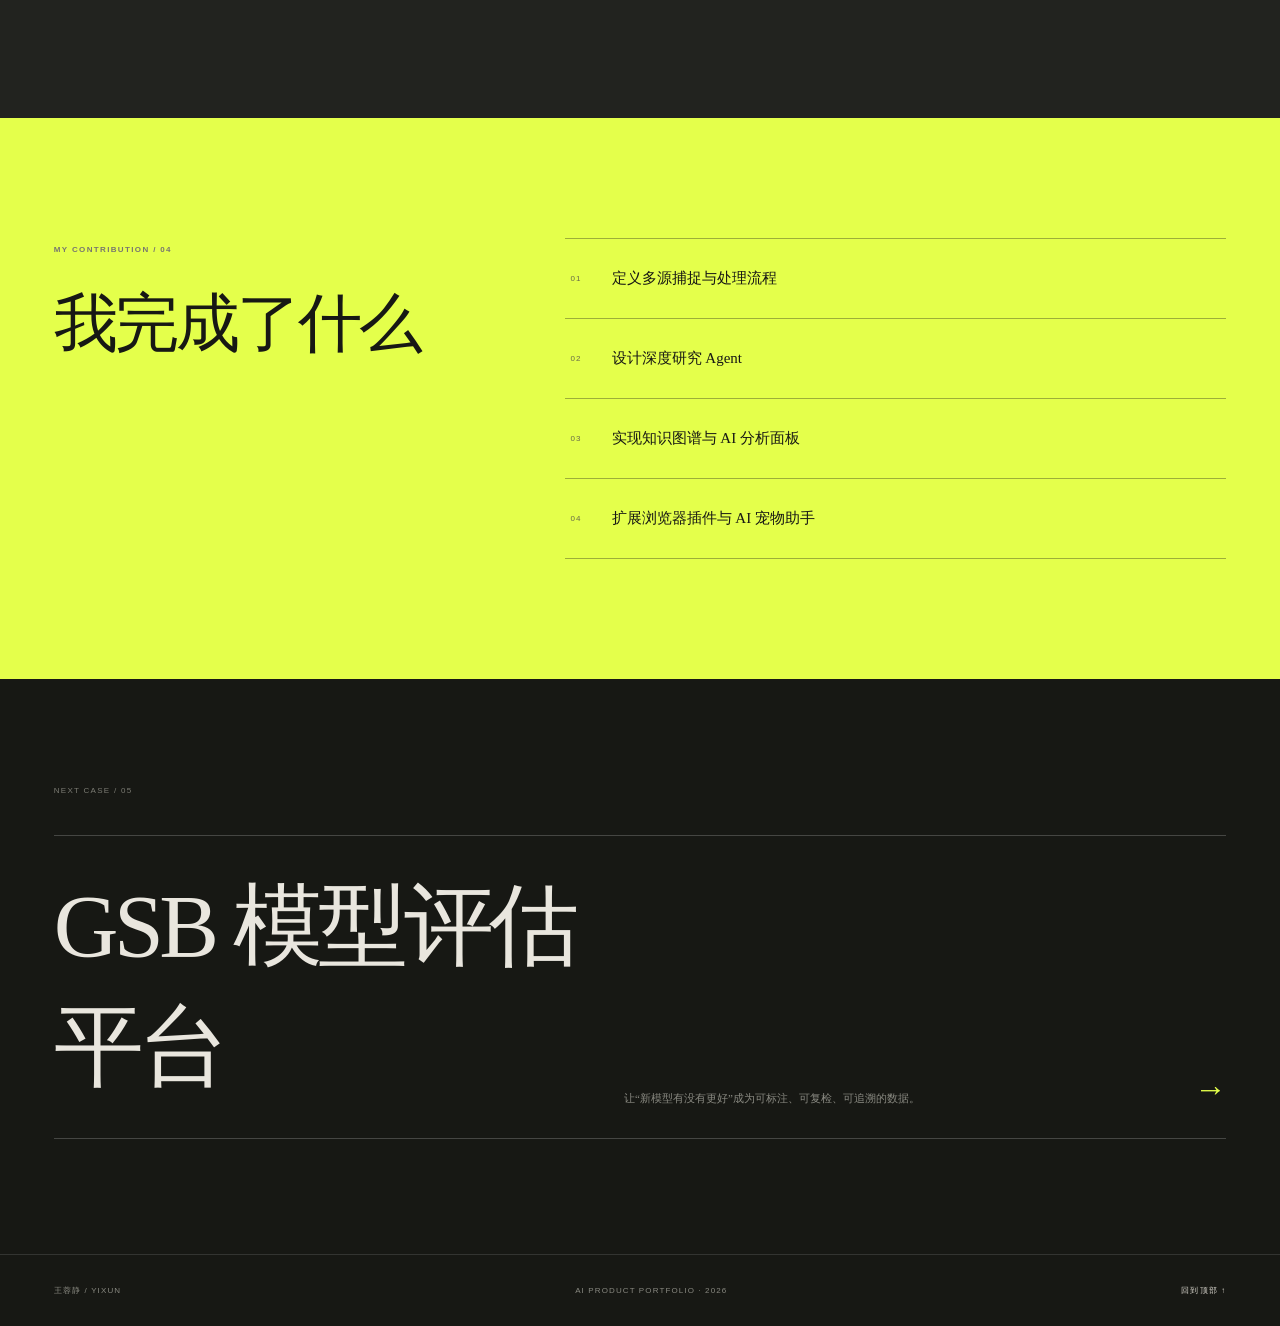
<file: projects/mindnest/index.html>
<!doctype html><html lang="zh-CN"><head><meta charset="utf-8"><meta name="viewport" content="width=device-width,initial-scale=1"><title>MindNest — 王蓉静作品集</title><meta name="description" content="具备深度研究、知识图谱与智能捕捉的个人知识系统。"><meta property="og:title" content="MindNest — 王蓉静作品集"><meta property="og:description" content="具备深度研究、知识图谱与智能捕捉的个人知识系统。"><meta property="og:type" content="website"><link rel="stylesheet" href="/styles.css"></head><body><main id="top" class="case-page case-mindnest"><section class="case-hero"><header class="site-header "><a href="/" class="site-name" aria-label="返回作品集首页">王蓉静 <span>/ YIXUN</span></a><nav aria-label="主导航"><a href="/#work">项目</a><a href="/#about">关于</a><a href="https://github.com/YiXun-13468878779" target="_blank" rel="noreferrer">GitHub ↗</a></nav></header><a href="/#work" class="back-link">← 返回项目索引</a><div class="case-title"><p class="eyebrow"><span>AI 知识管理 · Agent</span><span>CASE <!-- -->04<!-- --> / <!-- -->2026</span></p><h1>MindNest</h1><p class="case-english">A personal knowledge system that keeps thinking after capture</p><p class="case-lead">AI 驱动的个人知识库：捕捉网页、文件与碎片笔记，形成结构化知识网络，并主动发现关系与缺口。</p><div class="case-actions"><a class="primary-action" href="https://mindnest-alpha.vercel.app" target="_blank" rel="noreferrer">体验 Demo<!-- --> <span>↗</span></a><a href="https://github.com/YiXun-13468878779/mindnest" target="_blank" rel="noreferrer">查看 GitHub <span>↗</span></a></div></div><div class="case-hero-visual"><div class="project-visual visual-mindnest " aria-label="MindNest 个人知识系统项目介绍"><span class="nest-kicker">PERSONAL KNOWLEDGE SYSTEM / 04</span><strong class="nest-thesis">不只收藏信息，<br/>让知识持续生长。</strong><div class="nest-flow"><span>捕捉</span><i>→</i><span>关联</span><i>→</i><span>研究</span><i>→</i><span>重访</span></div><span class="nest-mark">Mn</span></div></div></section><section class="case-meta"><div><span>我的角色</span><strong>产品设计 / Agent 工作流 / AI Coding</strong></div><div><span>项目状态</span><strong>已上线 · 可体验</strong></div><div><span>能力 / 工具</span><p>Knowledge Graph · Deep Research · Browser Extension · AI Companion</p></div></section><section class="case-thesis"><div class="thesis-number">04</div><div class="thesis-block"><span>问题</span><p>知识工具擅长收集，却很少帮助用户消化。内容越多，重访成本越高，收藏最终成为新的信息坟场。</p></div><div class="thesis-block highlight"><span>产品判断</span><p>把知识库从静态容器变成持续工作的系统：自动整理、建立关联、发现缺口，并在恰当时机重新把知识送回用户面前。</p></div></section><section class="case-experience light-experience"><div class="case-section-head"><span>PRODUCT SURFACES / 01</span><h2>从捕捉、理解，<br/>到重新发现。</h2></div><div class="mindnest-narrative"><article class="mindnest-statement"><span>01 / CAPTURE</span><h3>信息进入系统时，<br/>理解就应该开始。</h3><p>网页、文件与零散想法不再只是被收藏。MindNest 在捕捉发生的当下识别来源、提炼内容并建立第一层关联，减少“以后再整理”的认知债务。</p></article><article><span>02 / CONNECT</span><h3>让关系比文件夹更重要。</h3><p>系统不只回答“存在哪里”，还持续发现概念之间的连接、知识密度与尚未被解释的缺口。</p></article><article><span>03 / RETURN</span><h3>让旧知识在恰当时刻回来。</h3><p>通过低打扰的回顾与研究 Agent，收藏过的内容重新进入当下的问题，成为思考的材料。</p></article><blockquote>一个好的知识系统，不是记得更多，<br/>而是让过去的理解继续参与今天。</blockquote></div></section><section class="feature-section"><div class="case-section-head"><span>PRODUCT SYSTEM / 02</span><h2>不是功能清单，<br/>是一套相互支撑的体验。</h2></div><div class="feature-grid"><article><span>0<!-- -->1</span><h3>多源知识捕获</h3><p>导入文件、链接与 Markdown；浏览器插件根据不同内容类型进入不同整理流程。</p></article><article><span>0<!-- -->2</span><h3>深度研究 Agent</h3><p>把问题拆成搜索子任务，综合多源内容并生成结构化知识文档。</p></article><article><span>0<!-- -->3</span><h3>知识图谱</h3><p>展示概念之间的关系、密度与知识缺口，并允许按类别、时间和权重探索。</p></article><article><span>0<!-- -->4</span><h3>陪伴式回顾</h3><p>AI 宠物以低打扰方式提醒旧知识、总结近期变化，让回顾更像关系而不是任务。</p></article></div></section><section class="decision-section"><div class="decision-intro"><span>DESIGN DECISIONS / 03</span><h2>关键不在于<br/>还能增加什么，<br/>而在于选择什么。</h2></div><div class="decision-list"><article><span>01 / CAPTURE</span><h3>捕捉之后立刻整理</h3><p>来源识别、摘要、标签和关联在保存时完成，减少“以后再整理”的认知债务。</p></article><article><span>02 / GRAPH</span><h3>图谱必须给出洞察</h3><p>连线不是终点。右侧分析面板把结构翻译成主题、密度、缺口与下一步行动。</p></article><article><span>03 / COMPANION</span><h3>让提醒拥有性格</h3><p>宠物助手把机械通知变成轻量陪伴，但所有主动行为仍保持可控与可关闭。</p></article></div></section><section class="contribution-section"><div><span>MY CONTRIBUTION / 04</span><h2>我完成了什么</h2></div><ol><li><span>0<!-- -->1</span>定义多源捕捉与处理流程</li><li><span>0<!-- -->2</span>设计深度研究 Agent</li><li><span>0<!-- -->3</span>实现知识图谱与 AI 分析面板</li><li><span>0<!-- -->4</span>扩展浏览器插件与 AI 宠物助手</li></ol></section><section class="case-cta"><span>NEXT CASE / <!-- -->05</span><a href="/projects/gsb-evaluation"><strong>GSB 模型评估平台</strong><i>让“新模型有没有更好”成为可标注、可复检、可追溯的数据。</i><b>→</b></a></section><footer class="site-footer case-footer"><span>王蓉静 / YIXUN</span><span>AI PRODUCT PORTFOLIO · 2026</span><a href="#top">回到顶部 ↑</a></footer></main></body></html>
</file>
<file: styles.css>
:root {
  --ink: #171814;
  --paper: #efede4;
  --warm: #e6e1d4;
  --acid: #e4ff4b;
  --purple: #6c5ce7;
  --hairline: rgba(23, 24, 20, .18);
  --sans: "Helvetica Neue", "PingFang SC", "Microsoft YaHei", sans-serif;
  --serif: "Songti SC", "STSong", "Noto Serif CJK SC", Georgia, serif;
}

* { box-sizing: border-box; }
html { scroll-behavior: smooth; }
body { margin: 0; color: var(--ink); background: var(--paper); font-family: var(--sans); }
a { color: inherit; text-decoration: none; }
img { max-width: 100%; }
button, input { font: inherit; }
::selection { color: #10110d; background: var(--acid); }

.site-header { position: relative; z-index: 20; height: 72px; padding: 0 4.2vw; display: flex; align-items: center; justify-content: space-between; border-bottom: 1px solid var(--hairline); }
.site-name { font-size: 13px; font-weight: 700; letter-spacing: .04em; }
.site-name span { color: #77766e; font-size: 10px; font-weight: 500; }
.site-header nav { display: flex; align-items: center; gap: 30px; }
.site-header nav a { position: relative; font-size: 10px; letter-spacing: .12em; }
.site-header nav a::after { content: ""; position: absolute; left: 0; right: 100%; bottom: -5px; height: 1px; background: currentColor; transition: right .25s ease; }
.site-header nav a:hover::after { right: 0; }
.site-header.dark { color: #f3f0e8; border-color: rgba(255,255,255,.16); }
.site-header.dark .site-name span { color: rgba(255,255,255,.46); }
.eyebrow { margin: 0; display: flex; align-items: center; justify-content: space-between; color: #6d6d66; font-size: 9px; font-weight: 600; letter-spacing: .18em; text-transform: uppercase; }

/* Home */
.home-hero { position: relative; min-height: 100svh; overflow: hidden; background: var(--paper); }
.home-hero::before { content: ""; position: absolute; inset: 72px 0 0; opacity: .22; pointer-events: none; background-image: linear-gradient(rgba(19,20,16,.13) 1px,transparent 1px),linear-gradient(90deg,rgba(19,20,16,.13) 1px,transparent 1px); background-size: 8.33vw 8.33vw; mask-image: linear-gradient(to bottom,#000,transparent 72%); }
.hero-copy { position: relative; z-index: 2; width: 64%; padding: 10.5vh 0 9vh 4.2vw; }
.hero-copy .eyebrow { width: min(630px,95%); }
.hero-copy h1 { max-width: 960px; margin: 7.2vh 0 7vh; font-family: var(--serif); font-size: clamp(62px,8.6vw,146px); font-weight: 400; line-height: .98; letter-spacing: -.065em; }
.hero-copy h1 em { color: transparent; -webkit-text-stroke: 1.2px var(--ink); font-style: normal; }
.hero-foot { width: min(620px,95%); display: flex; align-items: flex-end; justify-content: space-between; gap: 40px; }
.hero-foot p { margin: 0; color: #5f5f58; font-size: 12px; line-height: 1.85; }
.hero-foot a { min-width: 135px; padding: 13px 0; display: flex; justify-content: space-between; border-bottom: 1px solid #22231f; font-size: 10px; font-weight: 700; letter-spacing: .09em; }
.hero-feature { position: absolute; z-index: 4; right: 4.2vw; bottom: 7vh; width: min(31vw,480px); color: #f3efe4; box-shadow: 0 30px 90px rgba(20,18,17,.28); transition: transform .4s cubic-bezier(.2,.8,.2,1); }
.hero-feature:hover { transform: translateY(-8px) rotate(-.35deg); }
.hero-feature > div:last-child { min-height: 88px; padding: 15px 17px 16px; display: grid; grid-template-columns: 1fr auto; gap: 8px 16px; background: #171814; }
.hero-feature > div:last-child span { color: #8d8b83; font-size: 8px; letter-spacing: .16em; }
.hero-feature > div:last-child strong { grid-column: 1; font-family: var(--serif); font-size: 19px; font-weight: 400; }
.hero-feature > div:last-child i { grid-column: 2; grid-row: 1 / 3; align-self: end; color: var(--acid); font-size: 8px; font-style: normal; letter-spacing: .1em; }
.hero-side-note { position: absolute; left: 20px; bottom: 45px; margin: 0; transform: rotate(-90deg); transform-origin: left bottom; color: #8a8981; font-size: 7px; letter-spacing: .2em; }

.section-intro { min-height: 520px; padding: 120px 4.2vw 80px; display: grid; grid-template-columns: 1fr 1.55fr 1fr; gap: 7vw; align-items: start; background: #171814; color: #f0ede4; }
.section-intro .eyebrow { color: #77776f; flex-direction: column; align-items: flex-start; gap: 8px; }
.section-intro h2 { margin: 0; font-family: var(--serif); font-size: clamp(38px,4.6vw,72px); font-weight: 400; line-height: 1.18; letter-spacing: -.045em; }
.section-intro h2 em { color: var(--acid); font-style: normal; }
.section-note { margin: 4px 0 0; color: #989890; font-family: var(--serif); font-size: 13px; line-height: 2; }

.project-list { background: var(--paper); }
.project-row { border-top: 1px solid var(--hairline); }
.project-row:last-child { border-bottom: 1px solid var(--hairline); }
.project-row-link { min-height: 355px; padding: 38px 4.2vw; display: grid; grid-template-columns: 8% 36% minmax(390px,1fr) 4%; gap: 2vw; align-items: center; overflow: hidden; }
.row-number { align-self: start; color: #77776f; font-size: 10px; letter-spacing: .14em; }
.row-copy { position: relative; z-index: 2; }
.row-copy > p:first-child { margin: 0 0 25px; color: #77776f; font-size: 9px; font-weight: 600; letter-spacing: .1em; }
.row-copy > p:first-child span { color: #aaa89f; }
.row-copy h3 { margin: 0 0 18px; font-family: var(--serif); font-size: clamp(34px,4vw,62px); font-weight: 400; letter-spacing: -.045em; }
.project-one-line { max-width: 450px; margin: 0; color: #66665f; font-size: 11px; line-height: 1.8; }
.tag-line { margin-top: 24px; display: flex; gap: 6px; flex-wrap: wrap; }
.tag-line span { padding: 5px 8px; border: 1px solid #cbc8bd; border-radius: 30px; color: #77766f; font-size: 7px; letter-spacing: .07em; }
.row-visual { position: relative; height: 275px; transition: transform .45s cubic-bezier(.2,.8,.2,1); }
.row-visual::after { content: ""; position: absolute; inset: 14px -14px -14px 14px; z-index: 0; border: 1px solid rgba(20,21,17,.22); }
.row-visual .project-visual { position: relative; z-index: 1; }
.row-arrow { justify-self: end; width: 38px; height: 38px; display: grid; place-items: center; border: 1px solid #aaa79d; border-radius: 50%; font-size: 17px; transition: .3s ease; }
.project-row-link:hover .row-visual { transform: translateX(-9px) rotate(-.45deg); }
.project-row-link:hover .row-arrow { color: #141510; background: var(--acid); border-color: var(--acid); transform: rotate(45deg); }
.project-row-link:hover h3 { text-decoration: underline; text-decoration-thickness: 1px; text-underline-offset: 8px; }

/* Shared project artwork */
.project-visual { position: relative; width: 100%; height: 100%; overflow: hidden; }
.visual-aether { min-height: 360px; background: #090a10; }
.visual-aether.compact { min-height: 0; aspect-ratio: 1200 / 630; }
.visual-aether img { width: 100%; height: 100%; display: block; object-fit: cover; transition: transform .7s ease; }
.visual-aether:hover img { transform: scale(1.015); }
.visual-index { position: absolute; right: 12px; top: 12px; padding: 6px 7px; color: #d9d2c2; border: 1px solid rgba(255,255,255,.22); background: rgba(10,10,15,.38); font-size: 7px; letter-spacing: .15em; backdrop-filter: blur(8px); }
.visual-mindnest { padding: 29px 31px; color:#17305f; background:linear-gradient(132deg,#f7f9fc 0 42%,#dfe9fa 42% 60%,#d7f1e6 60%); }
.visual-mindnest::before { content:""; position:absolute; right:-7%; top:-20%; width:45%; aspect-ratio:1; border:1px solid rgba(39,100,232,.2); border-radius:50%; box-shadow:0 0 0 30px rgba(39,100,232,.035),0 0 0 60px rgba(39,100,232,.025); }
.nest-kicker { position:relative; z-index:2; font-size:7px; font-weight:650; letter-spacing:.16em; }
.nest-thesis { position:relative; z-index:2; margin-top:clamp(38px,7vh,90px); display:block; font-family:var(--serif); font-size:clamp(27px,4vw,58px); font-weight:400; line-height:1.16; letter-spacing:-.04em; }
.nest-flow { position:absolute; z-index:2; left:31px; bottom:28px; display:flex; align-items:center; gap:11px; color:#667d9d; font-size:7px; letter-spacing:.1em; }.nest-flow i{color:#2764e8;font-style:normal}
.nest-mark { position: absolute; right: 28px; bottom: 27px; width: 38px; height: 38px; display: grid; place-items: center; color: white; background: #2764e8; border-radius: 50%; font-family: var(--serif); font-size: 13px; box-shadow: 0 7px 18px rgba(30,73,170,.28); }
.visual-harness { padding: 25px 27px; color: #dce9e4; background: radial-gradient(circle at 54% 52%,rgba(112,219,174,.14),transparent 34%),#0b1215; }
.visual-harness::before { content:""; position:absolute; inset:0; opacity:.25; background-image:linear-gradient(rgba(160,245,205,.13) 1px,transparent 1px),linear-gradient(90deg,rgba(160,245,205,.13) 1px,transparent 1px); background-size:25px 25px; }
.harness-topline { position:relative; z-index:2; display:flex; justify-content:space-between; font-size:7px; font-weight:650; letter-spacing:.16em; }
.harness-topline i { color:#78988c; font-style:normal; }
.harness-map { position:absolute; left:12%; right:36%; top:23%; bottom:20%; transform:skewY(-6deg); }
.harness-node { position:absolute; width:16%; aspect-ratio:1; border:1px solid #90d9ba; background:linear-gradient(145deg,#1d3f34,#0d1c1a); box-shadow:7px 7px 0 #172b26,0 0 20px rgba(160,245,205,.08); }
.harness-node::after { content:""; position:absolute; inset:24%; border:1px solid rgba(160,245,205,.36); }
.harness-node.node-a{left:3%;top:48%;width:21%}.harness-node.node-b{left:30%;top:16%;width:14%}.harness-node.node-c{left:52%;top:43%;width:18%}.harness-node.node-d{left:77%;top:10%;width:13%}.harness-node.node-e{left:82%;top:62%;width:16%}.harness-node.node-f{left:39%;top:73%;width:12%}
.harness-link { position:absolute; height:1px; transform-origin:left center; background:#61d8e5; box-shadow:0 0 6px rgba(97,216,229,.7); }
.harness-link.link-a{left:21%;top:54%;width:37%;transform:rotate(-28deg)}.harness-link.link-b{left:43%;top:24%;width:38%;transform:rotate(15deg)}.harness-link.link-c{left:64%;top:50%;width:27%;transform:rotate(22deg);background:#edb86b}
.harness-metrics { position:absolute; z-index:2; right:7%; top:29%; bottom:22%; padding-left:18px; display:grid; align-content:center; border-left:1px solid rgba(160,245,205,.24); }
.harness-metrics strong { color:#a0f5cd; font-family:var(--serif); font-size:clamp(27px,4vw,54px); font-weight:400; line-height:1; }
.harness-metrics span { margin:5px 0 18px; color:#6f8f83; font-size:6px; letter-spacing:.14em; }
.visual-simulation { padding: 24px 27px; color: #e8e4d9; background: radial-gradient(circle at 33% 45%,rgba(219,72,54,.13),transparent 34%),#11161a; }
.visual-simulation::before { content:""; position:absolute; inset:0; opacity:.16; background-image:linear-gradient(rgba(255,255,255,.16) 1px,transparent 1px),linear-gradient(90deg,rgba(255,255,255,.16) 1px,transparent 1px); background-size:32px 32px; }
.simulation-visual-head { position:relative; z-index:2; display:flex; justify-content:space-between; font-size:7px; letter-spacing:.14em; }
.simulation-visual-head i { color:#7d8788; font-style:normal; }
.visual-simulation svg { position:absolute; left:3%; right:3%; top:12%; width:94%; height:68%; }
.sim-lines path { fill:none; stroke:rgba(211,222,218,.34); stroke-width:1.4; }
.sim-lines .sim-bridge { stroke:#f05b48; stroke-width:2.6; }
.sim-nodes circle { fill:#73a4a3; stroke:#11161a; stroke-width:2; }
.sim-nodes circle:nth-child(3n+1) { fill:#dbc36b; }
.sim-nodes .sim-bridge-node { fill:#f05b48; stroke:#ffd0c7; stroke-width:1.4; }
.simulation-visual-result { position:absolute; left:27px; right:27px; bottom:22px; z-index:2; display:grid; grid-template-columns:1fr auto 1fr; align-items:center; gap:12px; color:#8e9897; font-size:6px; letter-spacing:.12em; }
.simulation-visual-result span:last-child { text-align:right; }.simulation-visual-result b { color:#f05b48; font-family:var(--serif); font-size:24px; font-weight:400; }
.visual-gsb { padding: 29px 31px; color: #ecede7; background: #121417; }
.visual-gsb::before { content: ""; position: absolute; inset: 0; opacity: .22; background-image: linear-gradient(rgba(255,255,255,.13) 1px,transparent 1px),linear-gradient(90deg,rgba(255,255,255,.13) 1px,transparent 1px); background-size: 27px 27px; }
.gsb-label { position: relative; font-size: 7px; letter-spacing: .18em; }
.gsb-letters { position: relative; margin-top: 22px; display: grid; grid-template-columns: repeat(3,1fr); }
.gsb-letters strong { font-family: var(--serif); font-size: clamp(42px,7vw,90px); font-weight: 400; line-height: 1; }
.gsb-letters strong:nth-child(1) { color: #e2ff4b; }.gsb-letters strong:nth-child(2) { color: #a3a59c; }.gsb-letters strong:nth-child(3) { color: #ff705f; }
.gsb-bars { position: relative; height: 5px; margin-top: 15px; display: grid; grid-template-columns: 48fr 37fr 15fr; gap: 3px; }
.gsb-bars i:nth-child(1) { background:#e2ff4b; }.gsb-bars i:nth-child(2) { background:#a3a59c; }.gsb-bars i:nth-child(3) { background:#ff705f; }
.gsb-data { position: relative; margin-top: 8px; display: flex; justify-content: space-between; color: #81837c; font-size: 6px; letter-spacing: .08em; }

.practice { padding: 120px 4.2vw; color: #eae7df; background: #22231f; }
.practice-head { display: grid; grid-template-columns: 1fr 2fr; gap: 9vw; }
.practice-head .eyebrow { color: #8a8a82; flex-direction: column; align-items: flex-start; gap: 8px; }
.practice-head h2 { margin: 0; font-family: var(--serif); font-size: clamp(38px,5vw,72px); font-weight: 400; line-height: 1.2; letter-spacing: -.045em; }
.practice-grid { margin-top: 100px; display: grid; grid-template-columns: repeat(4,1fr); border-top: 1px solid rgba(255,255,255,.18); border-bottom: 1px solid rgba(255,255,255,.18); }
.practice-grid > div { min-height: 235px; padding: 20px 24px; border-right: 1px solid rgba(255,255,255,.18); }
.practice-grid > div:first-child { border-left: 1px solid rgba(255,255,255,.18); }
.practice-grid span { color: var(--acid); font-size: 8px; letter-spacing: .15em; }
.practice-grid strong { margin: 68px 0 14px; display: block; font-family: var(--serif); font-size: 20px; font-weight: 400; }
.practice-grid p { margin: 0; color: #97978f; font-size: 10px; line-height: 1.8; }

.about { min-height: 720px; padding: 110px 8vw; display: grid; grid-template-columns: .9fr 1.4fr; gap: 10vw; align-items: center; background: var(--acid); }
.about-stamp { width: min(34vw,450px); aspect-ratio: 1; display: grid; place-content: center; justify-items: center; border: 1px solid rgba(23,24,20,.5); border-radius: 50%; transform: rotate(-7deg); font-family: var(--serif); font-size: clamp(42px,7vw,92px); line-height: .8; }
.about-stamp span:nth-child(2) { font-family: var(--sans); font-size: .35em; line-height: 1.2; }
.about-copy .eyebrow { color: #525443; }
.about-copy h2 { margin: 50px 0 28px; font-family: var(--serif); font-size: clamp(38px,5vw,72px); font-weight: 400; line-height: 1.22; letter-spacing: -.045em; }
.about-copy > p { max-width: 620px; margin: 0; color: #4a4c3a; font-size: 12px; line-height: 2; }
.about-links { margin-top: 50px; display: flex; gap: 14px; }
.about-links a { min-width: 150px; padding: 13px 0; display: flex; justify-content: space-between; border-bottom: 1px solid #24251e; font-size: 9px; font-weight: 700; letter-spacing: .1em; }
.site-footer { min-height: 72px; padding: 0 4.2vw; display: flex; align-items: center; justify-content: space-between; color: #898981; background: #171814; font-size: 8px; letter-spacing: .14em; }
.site-footer a { color: #d5d2ca; }

/* Case study */
.case-page { background: var(--paper); }
.case-hero { position: relative; min-height: 100svh; overflow: hidden; }
.case-aether .case-hero,.case-harness .case-hero,.case-simulation .case-hero,.case-gsb .case-hero { color: #eeeae2; background: #0c0d12; }
.case-mindnest .case-hero { background: #e7eef8; }
.back-link { position: absolute; z-index: 5; left: 4.2vw; top: 108px; font-size: 8px; letter-spacing: .12em; opacity: .6; }
.case-title { position: relative; z-index: 3; width: 48%; padding: 20vh 0 9vh 4.2vw; }
.case-title .eyebrow { max-width: 570px; }
.case-aether .case-title .eyebrow,.case-harness .case-title .eyebrow,.case-simulation .case-title .eyebrow,.case-gsb .case-title .eyebrow { color: rgba(255,255,255,.44); }
.case-title h1 { margin: 7vh 0 10px; font-family: var(--serif); font-size: clamp(66px,9vw,138px); font-weight: 400; line-height: .95; letter-spacing: -.065em; }
.case-english { margin: 0 0 42px; color: #75756e; font-family: var(--serif); font-size: 13px; font-style: italic; }
.case-aether .case-english,.case-harness .case-english,.case-simulation .case-english,.case-gsb .case-english { color: #85817b; }
.case-lead { max-width: 620px; margin: 0; font-family: var(--serif); font-size: 15px; line-height: 1.9; }
.case-actions { margin-top: 44px; display: flex; gap: 10px; }
.case-actions a { min-width: 140px; padding: 13px 15px; display: flex; justify-content: space-between; border: 1px solid currentColor; font-size: 8px; font-weight: 700; letter-spacing: .1em; transition: .25s ease; }
.case-actions .primary-action { color: #171814; background: var(--acid); border-color: var(--acid); }
.case-actions a:hover { transform: translateY(-3px); box-shadow: 0 9px 25px rgba(0,0,0,.12); }
.case-hero-visual { position: absolute; right: -5vw; bottom: 0; width: 51vw; height: calc(100% - 72px); padding: 11vh 4.2vw 8vh 2vw; }
.case-hero-visual .project-visual { box-shadow: 0 28px 80px rgba(0,0,0,.22); }
.case-aether .case-hero-visual .visual-aether { transform: rotate(-2deg); border: 8px solid #191a23; }
.case-meta { min-height: 150px; padding: 30px 4.2vw; display: grid; grid-template-columns: 1.1fr .7fr 1.8fr; align-items: center; border-top: 1px solid var(--hairline); border-bottom: 1px solid var(--hairline); background: #f5f2e9; }
.case-meta > div { min-height: 78px; padding: 5px 30px; display: grid; align-content: start; gap: 13px; border-left: 1px solid var(--hairline); }
.case-meta > div:last-child { border-right: 1px solid var(--hairline); }
.case-meta span { color: #8b8a82; font-size: 8px; letter-spacing: .13em; }
.case-meta strong,.case-meta p { margin: 0; font-family: var(--serif); font-size: 13px; font-weight: 400; line-height: 1.6; }

.case-thesis { padding: 120px 4.2vw 140px; display: grid; grid-template-columns: .35fr 1fr 1.2fr; gap: 5vw; align-items: start; }
.thesis-number { color: #b9b6ac; font-family: var(--serif); font-size: 120px; line-height: .7; }
.thesis-block { padding-top: 12px; border-top: 1px solid var(--ink); }
.thesis-block span { font-size: 8px; font-weight: 700; letter-spacing: .14em; }
.thesis-block p { margin: 40px 0 0; font-family: var(--serif); font-size: clamp(20px,2.2vw,31px); line-height: 1.65; }
.thesis-block.highlight { color: #11120e; background: var(--acid); border-top: 0; padding: 22px 25px 28px; transform: rotate(.8deg); }
.thesis-block.highlight p { margin-top: 48px; }

.case-experience { padding: 110px 4.2vw 130px; color: #e9e4ed; background: #0b0c13; }
.case-section-head { display: grid; grid-template-columns: .65fr 1.4fr; gap: 6vw; align-items: start; }
.case-section-head > span,.decision-intro > span,.contribution-section > div > span { color: #77766f; font-size: 8px; font-weight: 600; letter-spacing: .17em; }
.case-section-head h2,.decision-intro h2,.contribution-section h2 { margin: 0; font-family: var(--serif); font-size: clamp(38px,5vw,68px); font-weight: 400; line-height: 1.18; letter-spacing: -.045em; }
.aether-system { margin-top: 90px; display: grid; grid-template-columns: repeat(3,1fr); border: 1px solid rgba(255,255,255,.17); }
.aether-panel { position: relative; min-height: 490px; padding: 24px; border-right: 1px solid rgba(255,255,255,.17); overflow: hidden; }
.aether-panel:last-child { border-right: 0; }
.aether-panel > span { color: #7a718b; font-size: 8px; letter-spacing: .14em; }
.panel-dialogue { background: radial-gradient(circle at 90% 10%,rgba(106,79,199,.17),transparent 34%),#10111a; }
.mini-chat { max-width: 85%; margin-top: 45px; padding: 16px 17px; color: #ada5b5; border: 1px solid rgba(255,255,255,.1); background: rgba(255,255,255,.04); font-family: var(--serif); font-size: 10px; line-height: 1.8; }
.mini-chat.human { margin: 18px 0 0 auto; color: #b7afbf; background: rgba(111,91,179,.14); }
.mini-chat.invitation { margin-top: 18px; color: #e2daf3; border-color: rgba(184,165,255,.25); }
.panel-canvas { background: #dedad2; }
.panel-canvas > span { color: #716b75; }
.mini-canvas { position: relative; width: 88%; aspect-ratio: 1 / 1.15; margin: 43px auto 0; overflow: hidden; background: #f5f0e4; box-shadow: 0 15px 36px rgba(30,26,35,.2); }
.mini-canvas i { position: absolute; left: 25%; top: 27%; width: 51%; height: 40%; border: 5px solid #6f5ac5; border-radius: 50%; transform: rotate(18deg); }
.mini-canvas i:nth-child(2) { left: 34%; top: 20%; width: 37%; height: 53%; border-color: #181916; transform: rotate(-21deg); }
.mini-canvas i:nth-child(3) { left: 43%; top: 29%; width: 10%; height: 47%; border-color: #d47870; border-width: 8px 2px 3px 6px; transform: rotate(8deg); }
.mini-canvas b { position: absolute; left: 28%; top: 45%; width: 45%; height: 3px; background: #327e89; transform: rotate(-9deg); }
.mini-tools { position: absolute; left: 24px; right: 24px; bottom: 24px; display: flex; gap: 8px; }
.mini-tools i { width: 17px; height: 17px; border-radius: 50%; background: #181916; }.mini-tools i:nth-child(2){background:#6f5ac5}.mini-tools i:nth-child(3){background:#d47870}.mini-tools i:nth-child(4){background:#327e89}.mini-tools i:nth-child(5){background:#eee8dc;border:1px solid #aaa}
.panel-reflection { background: radial-gradient(circle at 80% 20%,rgba(54,104,119,.17),transparent 34%),#10111a; }
.mini-art { position: relative; height: 160px; margin: 40px 0 26px; background: #dedad2; }
.mini-art i { position: absolute; left: 17%; top: 24%; width: 30%; height: 50%; border: 4px solid #6f5ac5; border-radius: 50%; transform: rotate(17deg); }.mini-art i:nth-child(2){left:28%;top:19%;border-color:#24251f;transform:rotate(-19deg)}.mini-art b{position:absolute;left:21%;top:49%;width:38%;height:3px;background:#d47870;transform:rotate(8deg)}
.panel-reflection p { margin: 0; color: #b3abb8; font-family: var(--serif); font-size: 11px; line-height: 1.9; }

.light-experience { color: var(--ink); background: #e7eef8; }
.mindnest-narrative { margin-top:85px; display:grid; grid-template-columns:repeat(2,1fr); border-top:1px solid rgba(23,24,20,.18); border-left:1px solid rgba(23,24,20,.18); }
.mindnest-narrative article { min-height:310px; padding:28px 31px; border-right:1px solid rgba(23,24,20,.18); border-bottom:1px solid rgba(23,24,20,.18); }
.mindnest-narrative .mindnest-statement { grid-column:1 / 3; min-height:390px; display:grid; grid-template-columns:.55fr 1fr 1fr; gap:6vw; align-items:start; }
.mindnest-narrative span { color:#2764e8; font-size:8px; font-weight:650; letter-spacing:.16em; }
.mindnest-narrative h3 { margin:78px 0 20px; font-family:var(--serif); font-size:30px; font-weight:400; line-height:1.35; letter-spacing:-.035em; }
.mindnest-narrative p { max-width:520px; margin:0; color:#616b72; font-family:var(--serif); font-size:14px; line-height:2; }
.mindnest-narrative .mindnest-statement h3,.mindnest-narrative .mindnest-statement p { margin-top:75px; }
.mindnest-narrative blockquote { grid-column:1 / 3; margin:0; padding:80px 7vw; color:#ecf2ff; background:#2764e8; font-family:var(--serif); font-size:clamp(30px,4.5vw,62px); line-height:1.45; letter-spacing:-.04em; }

/* Agent society research case */
.simulation-map { padding: 120px 4.2vw 130px; color:#ede9df; background:#11161a; }
.simulation-section-head { display:grid; grid-template-columns:.55fr 1.15fr .8fr; gap:6vw; align-items:start; }
.simulation-section-head > span,.simulation-design-copy > span,.result-heading > span,.mechanism-copy > span,.hypothesis-head > span { color:#718081; font-size:8px; font-weight:650; letter-spacing:.18em; }
.simulation-section-head h2,.simulation-design-copy h2,.result-heading h2,.mechanism-copy h2,.hypothesis-head h2 { margin:0; font-family:var(--serif); font-size:clamp(38px,5vw,68px); font-weight:400; line-height:1.2; letter-spacing:-.045em; }
.simulation-section-head p,.simulation-design-copy > p,.result-heading > p,.mechanism-copy > p { margin:4px 0 0; color:#919a98; font-family:var(--serif); font-size:12px; line-height:2; }
.causal-chain { margin-top:95px; display:grid; grid-template-columns:1fr auto 1.1fr auto 1fr; gap:18px; align-items:center; }
.causal-chain article { min-height:290px; padding:24px 25px; border:1px solid rgba(255,255,255,.15); background:rgba(255,255,255,.025); }
.causal-chain article.chain-core { color:#171814; border-color:#e45845; background:#e45845; transform:translateY(-18px); box-shadow:0 24px 60px rgba(0,0,0,.2); }
.causal-chain article > span { color:#6f7c7c; font-size:8px; letter-spacing:.16em; }.causal-chain .chain-core > span{color:rgba(20,20,18,.5)}
.causal-chain article > i { margin-top:64px; display:block; color:#718081; font-size:7px; font-style:normal; letter-spacing:.15em; }.causal-chain .chain-core > i{color:rgba(20,20,18,.56)}
.causal-chain h3 { margin:12px 0 17px; font-family:var(--serif); font-size:31px; font-weight:400; }.causal-chain p{margin:0;color:#8d9795;font-size:10px;line-height:1.9}.causal-chain .chain-core p{color:rgba(20,20,18,.7)}
.causal-chain > b { color:#e45845; font-size:22px; font-weight:400; }

.simulation-design { padding:120px 4.2vw 0; overflow:hidden; background:#e8e5dc; }
.simulation-design-grid { display:grid; grid-template-columns:.85fr 1.15fr; gap:9vw; }
.simulation-design-copy h2 { margin-top:45px; }
.simulation-design-copy > p { margin-top:35px; color:#62655f; }
.simulation-stack { margin-top:42px; display:flex; flex-wrap:wrap; gap:7px; }.simulation-stack span{padding:7px 10px;border:1px solid #b7b4aa;border-radius:30px;color:#6e6e67;font-size:7px;letter-spacing:.08em}
.simulation-stat-grid { display:grid; grid-template-columns:repeat(2,1fr); border-top:1px solid var(--hairline); border-left:1px solid var(--hairline); }
.simulation-stat-grid article { min-height:220px; padding:22px 24px; border-right:1px solid var(--hairline); border-bottom:1px solid var(--hairline); }
.simulation-stat-grid strong { display:block; font-family:var(--serif); font-size:65px; font-weight:400; line-height:1; letter-spacing:-.04em; }.simulation-stat-grid span{margin-top:12px;display:block;color:#d64f3d;font-size:7px;letter-spacing:.16em}.simulation-stat-grid p{margin:52px 0 0;color:#6e6e67;font-size:9px;line-height:1.7}
.simulation-network-field { width:100%; margin:85px 0 -5px; display:block; border-top:1px solid var(--hairline); }
.network-links path { fill:none; stroke:rgba(33,43,43,.28); stroke-width:1.2; }.network-links .bridge-link{stroke:#df5543;stroke-width:2.4}.network-nodes circle{fill:#558b8a;stroke:#e8e5dc;stroke-width:2}.network-nodes circle:nth-child(3n+1){fill:#d2ad4f}.network-nodes .bridge-node{fill:#df5543;stroke:#fff0e9;stroke-width:2}.network-labels text{fill:#8a8981;font-size:8px;letter-spacing:1.3px}.network-labels .bridge-label{fill:#d64f3d;font-weight:700}

.simulation-results { padding:120px 4.2vw 130px; color:#eae7df; background:#202629; }
.result-heading { display:grid; grid-template-columns:.5fr 1.1fr .9fr; gap:6vw; align-items:start; }.result-heading > p{color:#9ba3a1}
.premium-chart { margin-top:90px; }
.premium-legend { padding:0 0 16px; display:flex; gap:22px; border-bottom:1px solid rgba(255,255,255,.16); color:#8f9998; font-size:8px;letter-spacing:.1em}.premium-legend span{display:flex;align-items:center;gap:6px}.premium-legend i{width:8px;height:8px;border-radius:50%}.premium-legend i.llm{background:#e45845}.premium-legend i.rule{background:#65a6a2}.premium-legend i.random{background:#c6ab62}.premium-legend em{margin-left:auto;color:#737d7c;font-style:normal}
.premium-grid { display:grid; grid-template-columns:repeat(4,1fr); border-left:1px solid rgba(255,255,255,.14); }
.premium-grid > article { min-height:360px; padding:23px 20px; border-right:1px solid rgba(255,255,255,.14); border-bottom:1px solid rgba(255,255,255,.14); }
.premium-grid header { min-height:85px; }.premium-grid h3{margin:0 0 9px;font-family:var(--serif);font-size:17px;font-weight:400}.premium-grid header p{margin:0;color:#778180;font-size:8px;line-height:1.6}
.premium-bars { margin-top:36px; display:grid; gap:22px; }.premium-row{display:grid;grid-template-columns:42px 1fr 35px;gap:8px;align-items:center}.premium-row>span{color:#778180;font-size:7px}.premium-row>strong{font-size:8px;font-weight:500;text-align:right}.premium-axis{position:relative;height:12px;background:linear-gradient(90deg,transparent calc(50% - .5px),rgba(255,255,255,.28) calc(50% - .5px),rgba(255,255,255,.28) calc(50% + .5px),transparent calc(50% + .5px))}.premium-axis i{position:absolute;top:2px;height:8px;max-width:48%;}.premium-axis i.positive{left:50%}.premium-axis i.negative{right:50%}.premium-axis i.llm{background:#e45845}.premium-axis i.rule{background:#65a6a2}.premium-axis i.random{background:#c6ab62}
.chart-note { margin:17px 0 0;color:#717b79;font-size:8px;line-height:1.7; }

.simulation-mechanism { padding:120px 4.2vw 130px; display:grid; grid-template-columns:.72fr 1.28fr; gap:9vw; background:#f3f0e7; }
.mechanism-copy h2{margin-top:45px}.mechanism-copy>p{margin-top:30px;color:#666861}.mechanism-list{border-top:1px solid var(--hairline)}.mechanism-list article{padding:28px 0 32px;display:grid;grid-template-columns:50px 1fr 1.15fr;gap:20px;border-bottom:1px solid var(--hairline)}.mechanism-index{color:#9c9a91;font-size:8px}.mechanism-list h3{margin:0;font-family:var(--serif);font-size:19px;font-weight:400}.mechanism-values{display:flex;justify-content:space-between;gap:10px;color:#7b7b74;font-size:8px}.mechanism-values strong{margin-left:6px;color:#20231f;font-size:13px;font-weight:500}.mechanism-track{grid-column:2 / 4;position:relative;height:8px;background:#dedbd2}.mechanism-track i,.mechanism-track b{position:absolute;left:0;height:4px;max-width:82%}.mechanism-track i{top:0;background:#e45845}.mechanism-track b{bottom:0;background:#638f8d}.mechanism-list article>p{grid-column:2 / 4;margin:0;color:#777770;font-size:9px;line-height:1.7}

.simulation-hypotheses { padding:120px 4.2vw 130px; color:#e9e5dc; background:#11161a; }
.hypothesis-head{display:grid;grid-template-columns:.55fr 1.45fr;gap:6vw}.hypothesis-list{margin-top:85px;border-top:1px solid rgba(255,255,255,.16)}.hypothesis-list article{min-height:85px;padding:20px 5px;display:grid;grid-template-columns:70px 130px 1fr;gap:20px;align-items:center;border-bottom:1px solid rgba(255,255,255,.16)}.hypothesis-list strong{color:#6f7c7c;font-size:9px;letter-spacing:.14em}.hypothesis-list span{width:max-content;padding:6px 9px;border:1px solid #667170;border-radius:30px;color:#a4adab;font-size:7px;letter-spacing:.08em}.hypothesis-list span.supported{color:#121613;background:#b7d86a;border-color:#b7d86a}.hypothesis-list span.partial{color:#171713;background:#d8ba63;border-color:#d8ba63}.hypothesis-list span.unsupported{color:#e9a79e;border-color:#9e4f45}.hypothesis-list p{margin:0;color:#a1a8a6;font-family:var(--serif);font-size:13px;line-height:1.7}.simulation-limit{margin:70px 0 0 34%;padding:28px 30px;border-left:3px solid #e45845;background:rgba(255,255,255,.035)}.simulation-limit span{color:#e45845;font-size:8px;letter-spacing:.16em}.simulation-limit p{margin:20px 0 0;color:#9ca4a2;font-family:var(--serif);font-size:12px;line-height:2}

/* Standalone research archive */
.research-document { --research-red:#e45845; --research-teal:#72a7a2; color:#171a18; background:#ece9e0; }
.research-nav { position:sticky; z-index:50; top:0; min-height:64px; padding:0 4.2vw; display:flex; align-items:center; justify-content:space-between; color:#eae7de; border-bottom:1px solid rgba(255,255,255,.12); background:rgba(17,22,26,.9); backdrop-filter:blur(16px); }
.research-nav>a{font-size:13px;font-weight:700;letter-spacing:.04em}.research-nav nav{display:flex;gap:28px}.research-nav nav a{color:#aab1af;font-size:12px;letter-spacing:.06em}.research-nav nav a:hover{color:#fff}
.research-cover { position:relative; min-height:calc(100svh - 64px); padding:7vh 4.2vw 6vh; display:grid; grid-template-columns:.28fr 1.25fr .47fr; gap:4vw; align-items:center; overflow:hidden; color:#ece9e0; background:#11161a; }
.research-cover-index{position:relative;z-index:2;align-self:start;padding-top:20px;display:flex;flex-direction:column;gap:14px}.research-cover-index span,.research-cover-index i{color:#6e7a79;font-size:12px;font-style:normal;letter-spacing:.14em}.research-cover-index strong{color:var(--research-red);font-family:var(--serif);font-size:86px;font-weight:400;line-height:1}
.research-cover-title{position:relative;z-index:2}.research-cover-title>p:first-child{margin:0;color:#788381;font-size:12px;font-weight:650;letter-spacing:.15em}.research-cover h1{margin:32px 0 26px;font-family:var(--serif);font-size:clamp(60px,7vw,112px);font-weight:400;line-height:1.04;letter-spacing:-.06em}.research-cover h1 em{color:var(--research-red);font-style:normal}.research-subtitle{max-width:720px;margin:0;color:#9ca5a2;font-family:var(--serif);font-size:18px;line-height:1.8}
.research-cover-finding{position:relative;z-index:2;align-self:end;padding:28px;border-top:1px solid rgba(255,255,255,.2);border-bottom:1px solid rgba(255,255,255,.2);background:rgba(255,255,255,.025)}.research-cover-finding span{color:var(--research-red);font-size:12px;letter-spacing:.14em}.research-cover-finding p{margin:24px 0 32px;color:#c1c6c3;font-family:var(--serif);font-size:16px;line-height:1.9}.research-cover-finding a{display:flex;justify-content:space-between;color:#fff;font-size:13px;font-weight:650}
.research-cover-grid{position:absolute;inset:0;opacity:.32;pointer-events:none;background-image:linear-gradient(rgba(255,255,255,.07) 1px,transparent 1px),linear-gradient(90deg,rgba(255,255,255,.07) 1px,transparent 1px);background-size:8.33vw 8.33vw}.research-cover-grid i,.research-cover-grid b{position:absolute;width:11px;height:11px;border-radius:50%;background:var(--research-teal)}.research-cover-grid i:nth-child(1){left:9%;top:68%}.research-cover-grid i:nth-child(2){left:23%;top:22%}.research-cover-grid i:nth-child(3){left:48%;top:77%}.research-cover-grid i:nth-child(4){left:68%;top:18%}.research-cover-grid i:nth-child(5){left:83%;top:54%}.research-cover-grid i:nth-child(6){left:93%;top:84%}.research-cover-grid b{width:15px;height:15px;background:var(--research-red)}.research-cover-grid b:nth-last-child(3){left:34%;top:46%}.research-cover-grid b:nth-last-child(2){left:58%;top:37%}.research-cover-grid b:last-child{left:75%;top:70%}

.research-question { padding:130px 4.2vw 140px; }
.research-kicker { display:grid;grid-template-columns:.45fr 1.55fr;gap:7vw;border-top:1px solid var(--hairline);padding-top:20px}.research-kicker span,.protocol-head>span,.condition-head>span,.interpretation-head>span,.research-ai-collaboration>div>span{color:#7b7b73;font-size:12px;font-weight:650;letter-spacing:.14em}.research-kicker p{max-width:680px;margin:0;color:#65665f;font-size:16px;line-height:1.8}
.research-question>h2{width:76%;margin:95px 0;font-family:var(--serif);font-size:clamp(50px,7vw,102px);font-weight:400;line-height:1.15;letter-spacing:-.055em}.research-question-grid{display:grid;grid-template-columns:repeat(3,1fr);border-top:1px solid var(--hairline);border-left:1px solid var(--hairline)}.research-question-grid article{min-height:330px;padding:27px;border-right:1px solid var(--hairline);border-bottom:1px solid var(--hairline)}.research-question-grid span{color:var(--research-red);font-size:12px;letter-spacing:.14em}.research-question-grid h3{margin:100px 0 22px;font-family:var(--serif);font-size:30px;font-weight:400}.research-question-grid p{margin:0;color:#66675f;font-size:16px;line-height:1.9}

.research-protocol{padding:130px 4.2vw;color:#ece9e0;background:#202629}.protocol-head{display:grid;grid-template-columns:.45fr 1.05fr .75fr;gap:6vw}.protocol-head h2,.condition-head h2,.interpretation-head h2,.research-ai-collaboration h2{margin:0;font-family:var(--serif);font-size:clamp(42px,5.5vw,78px);font-weight:400;line-height:1.18;letter-spacing:-.05em}.protocol-head>p{margin:0;color:#a2aaa8;font-size:16px;line-height:1.9}.trust-game{margin-top:95px;display:grid;grid-template-columns:1fr auto 1fr auto 1fr;gap:20px;align-items:center}.trust-game>b{color:var(--research-red);font-size:26px;font-weight:400}.trust-formula{min-height:245px;padding:26px;border:1px solid rgba(255,255,255,.17);display:flex;flex-direction:column}.trust-formula.core{color:#171a18;border-color:var(--research-red);background:var(--research-red);transform:translateY(-14px)}.trust-formula span{color:#83908d;font-size:12px;letter-spacing:.13em}.trust-formula.core span{color:rgba(20,20,18,.5)}.trust-formula strong{margin:auto 0;font-family:var(--serif);font-size:52px;font-weight:400}.trust-formula i{color:#8f9996;font-size:14px;font-style:normal}.trust-formula.core i{color:rgba(20,20,18,.63)}
.trust-update{margin:55px 0 95px;padding:30px 0;display:grid;grid-template-columns:.5fr .75fr 1fr;gap:4vw;align-items:center;border-top:1px solid rgba(255,255,255,.17);border-bottom:1px solid rgba(255,255,255,.17)}.trust-update span{color:#788381;font-size:12px;letter-spacing:.14em}.trust-update strong{color:#f0ece3;font-family:var(--serif);font-size:30px;font-weight:400}.trust-update p{margin:0;color:#969f9c;font-size:15px;line-height:1.8}
.research-stages{margin:0;padding:0;list-style:none;border-top:1px solid rgba(255,255,255,.17)}.research-stages li{padding:26px 0;display:grid;grid-template-columns:70px .55fr 1.45fr;gap:25px;border-bottom:1px solid rgba(255,255,255,.17)}.research-stages span{color:var(--research-red);font-size:12px}.research-stages h3{margin:0;font-family:var(--serif);font-size:22px;font-weight:400}.research-stages p{margin:0;color:#9aa29f;font-size:15px;line-height:1.8}

.research-conditions{padding:130px 4.2vw;background:#d9d6cd}.condition-head{display:grid;grid-template-columns:.45fr 1.55fr;gap:7vw}.condition-table{margin-top:85px;border-top:1px solid rgba(23,24,20,.24)}.condition-table article{min-height:110px;padding:24px 8px;display:grid;grid-template-columns:65px .7fr 1fr 1fr;gap:24px;align-items:center;border-bottom:1px solid rgba(23,24,20,.24)}.condition-table article>span{color:var(--research-red);font-size:12px}.condition-table h3{margin:0;font-family:var(--serif);font-size:21px;font-weight:400}.condition-table p{margin:0;color:#585b56;font-size:15px}.condition-table i{color:#797b75;font-size:14px;font-style:normal}.research-conditions>aside{margin:70px 0 0 36%;padding:30px;border-left:3px solid var(--research-red);background:#ece9e0}.research-conditions>aside strong{font-family:var(--serif);font-size:22px;font-weight:400}.research-conditions>aside p{margin:18px 0 0;color:#62645e;font-size:15px;line-height:1.9}

.research-interpretation{padding:130px 4.2vw 140px;background:#e9e6dd}.interpretation-head{display:grid;grid-template-columns:.45fr 1.55fr;gap:7vw}.interpretation-grid{margin-top:85px;display:grid;grid-template-columns:repeat(3,1fr);border-top:1px solid var(--hairline);border-left:1px solid var(--hairline)}.interpretation-grid article{min-height:310px;padding:27px;border-right:1px solid var(--hairline);border-bottom:1px solid var(--hairline)}.interpretation-grid strong{color:var(--research-red);font-size:12px}.interpretation-grid h3{margin:90px 0 20px;font-family:var(--serif);font-size:27px;font-weight:400}.interpretation-grid p{margin:0;color:#64665f;font-size:16px;line-height:1.9}.research-interpretation blockquote{width:78%;margin:110px auto 0;padding:0 0 0 38px;border-left:5px solid var(--research-red);font-family:var(--serif);font-size:clamp(30px,4vw,58px);line-height:1.55}

.research-ai-collaboration{padding:130px 4.2vw;color:#eae6dd;background:#11161a}.research-ai-collaboration>div:first-child{display:grid;grid-template-columns:.45fr 1.55fr;gap:7vw}.ai-role-grid{margin-top:90px;display:grid!important;grid-template-columns:repeat(3,1fr)!important;gap:0!important;border-top:1px solid rgba(255,255,255,.17);border-left:1px solid rgba(255,255,255,.17)}.ai-role-grid article{min-height:330px;padding:28px;border-right:1px solid rgba(255,255,255,.17);border-bottom:1px solid rgba(255,255,255,.17)}.ai-role-grid span{color:var(--research-red);font-size:12px;letter-spacing:.14em}.ai-role-grid h3{margin:100px 0 20px;font-family:var(--serif);font-size:25px;font-weight:400}.ai-role-grid p{margin:0;color:#9da5a3;font-size:16px;line-height:1.9}
.research-footer{min-height:480px;padding:110px 4.2vw 50px;display:grid;grid-template-columns:1.5fr .5fr;align-items:end;color:#171814;background:var(--research-red)}.research-footer span{font-size:12px;letter-spacing:.14em}.research-footer strong{margin-top:50px;display:block;font-family:var(--serif);font-size:clamp(48px,7vw,100px);font-weight:400;line-height:1.05;letter-spacing:-.05em}.research-footer>div:last-child{display:grid;gap:20px}.research-footer a{padding:14px 0;display:flex;justify-content:space-between;border-bottom:1px solid rgba(23,24,20,.45);font-size:13px;font-weight:650}

.feature-section { padding: 120px 4.2vw 140px; background: #f5f2e9; }
.feature-grid { margin-top: 90px; display: grid; grid-template-columns: repeat(2,1fr); border-top: 1px solid var(--hairline); border-left: 1px solid var(--hairline); }
.feature-grid article { min-height: 300px; padding: 28px 32px; border-right: 1px solid var(--hairline); border-bottom: 1px solid var(--hairline); }
.feature-grid article > span { color: #99978f; font-size: 8px; letter-spacing: .15em; }
.feature-grid h3 { margin: 90px 0 17px; font-family: var(--serif); font-size: 26px; font-weight: 400; }
.feature-grid p { max-width: 480px; margin: 0; color: #6d6c65; font-size: 11px; line-height: 1.9; }

.decision-section { padding: 120px 4.2vw 140px; display: grid; grid-template-columns: .8fr 1.2fr; gap: 9vw; color: #eeebe4; background: #22231f; }
.decision-intro > span { color: #85857d; }
.decision-intro h2 { margin-top: 45px; }
.decision-list { border-top: 1px solid rgba(255,255,255,.2); }
.decision-list article { padding: 30px 0 34px; display: grid; grid-template-columns: 120px .8fr 1.25fr; gap: 25px; border-bottom: 1px solid rgba(255,255,255,.2); }
.decision-list span { color: var(--acid); font-size: 7px; letter-spacing: .13em; }
.decision-list h3 { margin: 0; font-family: var(--serif); font-size: 18px; font-weight: 400; }
.decision-list p { margin: 0; color: #96968e; font-size: 10px; line-height: 1.9; }

.contribution-section { padding: 120px 4.2vw; display: grid; grid-template-columns: .75fr 1.25fr; gap: 9vw; background: var(--acid); }
.contribution-section h2 { margin-top: 30px; }
.contribution-section ol { margin: 0; padding: 0; list-style: none; border-top: 1px solid rgba(23,24,20,.35); }
.contribution-section li { min-height: 80px; padding: 0 5px; display: flex; align-items: center; gap: 30px; border-bottom: 1px solid rgba(23,24,20,.35); font-family: var(--serif); font-size: 15px; }
.contribution-section li span { color: #686b49; font-family: var(--sans); font-size: 8px; letter-spacing: .14em; }
.case-cta { padding: 100px 4.2vw 115px; color: #e9e6de; background: #171814; }
.case-cta > span { color: #7b7b73; font-size: 8px; letter-spacing: .16em; }
.case-cta > a { margin-top: 38px; padding: 30px 0; display: grid; grid-template-columns: 1fr 1fr auto; align-items: end; gap: 30px; border-top: 1px solid rgba(255,255,255,.2); border-bottom: 1px solid rgba(255,255,255,.2); }
.case-cta strong { font-family: var(--serif); font-size: clamp(42px,7vw,90px); font-weight: 400; letter-spacing: -.05em; }
.case-cta i { color: #898981; font-family: var(--serif); font-size: 11px; font-style: normal; line-height: 1.8; }
.case-cta b { color: var(--acid); font-size: 32px; font-weight: 400; transition: transform .3s ease; }
.case-cta a:hover b { transform: translateX(12px); }
.case-footer { border-top: 1px solid rgba(255,255,255,.12); }

@media (max-width: 1050px) {
  .hero-copy { width: 76%; }.hero-feature { width: 38vw; }
  .project-row-link { grid-template-columns: 7% 37% minmax(330px,1fr) 4%; }
  .project-row-link { min-height: 325px; }.row-visual { height: 235px; }
  .case-title { width: 55%; }.case-hero-visual { right: -12vw; width: 55vw; }
  .aether-panel { min-height: 440px; padding: 18px; }.mini-chat { padding: 12px; font-size: 9px; }
  .simulation-section-head,.result-heading { grid-template-columns:.45fr 1.15fr .9fr; gap:4vw; }
  .causal-chain { gap:10px; }.causal-chain article{padding:19px 17px}.premium-grid{grid-template-columns:repeat(2,1fr)}
  .research-cover{grid-template-columns:.23fr 1.2fr .57fr;gap:3vw}.research-cover h1{font-size:7.2vw}.research-cover-finding{padding:20px}.research-cover-finding p{font-size:14px}.protocol-head{grid-template-columns:.35fr 1fr .8fr}.condition-table article{grid-template-columns:45px .75fr 1fr 1fr}
  .decision-list article { grid-template-columns: 95px .8fr 1.2fr; }
}

@media (max-width: 760px) {
  .site-header { height: 62px; padding: 0 20px; }.site-header nav { gap: 16px; }.site-header nav a:nth-child(2){display:none}
  .research-nav{position:relative;padding:0 20px}.research-nav nav{gap:14px}.research-nav nav a{font-size:11px}.research-nav nav a:nth-child(2),.research-nav nav a:nth-child(3){display:none}
  .research-cover{min-height:960px;padding:55px 20px;grid-template-columns:1fr;align-content:start;gap:42px}.research-cover-index{display:grid;grid-template-columns:1fr auto auto;align-items:center}.research-cover-index strong{font-size:52px}.research-cover h1{font-size:55px;line-height:1.08}.research-subtitle{font-size:16px}.research-cover-finding{align-self:auto}.research-cover-grid{background-size:25vw 25vw}
  .research-question,.research-protocol,.research-conditions,.research-interpretation,.research-ai-collaboration{padding:80px 20px}.research-kicker,.protocol-head,.condition-head,.interpretation-head,.research-ai-collaboration>div:first-child{grid-template-columns:1fr;gap:32px}.research-question>h2{width:100%;margin:65px 0;font-size:46px}.research-question-grid,.interpretation-grid,.ai-role-grid{grid-template-columns:1fr!important}.research-question-grid article,.interpretation-grid article,.ai-role-grid article{min-height:265px}.research-question-grid h3,.interpretation-grid h3,.ai-role-grid h3{margin-top:62px}.protocol-head h2,.condition-head h2,.interpretation-head h2,.research-ai-collaboration h2{font-size:42px}
  .trust-game{margin-top:60px;grid-template-columns:1fr}.trust-game>b{justify-self:center;transform:rotate(90deg)}.trust-formula,.trust-formula.core{min-height:205px;transform:none}.trust-update{grid-template-columns:1fr;gap:18px}.research-stages li{grid-template-columns:40px 1fr}.research-stages p{grid-column:2}.condition-table{margin-top:55px}.condition-table article{grid-template-columns:35px 1fr}.condition-table article>p,.condition-table article>i{grid-column:2}.research-conditions>aside{margin:55px 0 0}.research-interpretation blockquote{width:100%;margin-top:70px;padding-left:25px;font-size:32px}.research-footer{min-height:500px;padding:80px 20px 35px;grid-template-columns:1fr;gap:70px}.research-footer strong{font-size:52px}
  .home-hero { min-height: 880px; }.home-hero::before { inset: 62px 0 0; background-size: 25vw 25vw; }
  .hero-copy { width: 100%; padding: 10vh 20px 0; }.hero-copy h1 { margin: 8vh 0 6vh; font-size: clamp(56px,17vw,86px); line-height: 1.03; }.hero-foot { display: grid; }
  .hero-feature { left: 20px; right: 20px; bottom: 50px; width: auto; }.hero-side-note { display:none; }
  .section-intro { min-height: 0; padding: 80px 20px; grid-template-columns: 1fr; gap: 45px; }.section-intro .eyebrow { flex-direction:row; }.section-intro h2 { font-size: 43px; }
  .project-row-link { min-height: 0; padding: 34px 20px 44px; grid-template-columns: 30px 1fr; gap: 10px; }.row-copy { grid-column: 2; }.row-visual { grid-column: 1 / 3; height: auto; aspect-ratio: 1.55; margin-top: 24px; }.row-arrow { position:absolute; right:20px; margin-top:-8px; }.project-one-line { font-size:10px; }
  .practice { padding: 80px 20px; }.practice-head { grid-template-columns: 1fr; gap: 45px; }.practice-grid { margin-top: 65px; grid-template-columns: 1fr 1fr; }.practice-grid > div:nth-child(3){border-left:1px solid rgba(255,255,255,.18)}
  .about { min-height: 0; padding: 85px 20px; grid-template-columns: 1fr; gap: 70px; }.about-stamp { width: 70vw; margin:auto; }.about-copy h2 { margin-top:35px; font-size:42px; }
  .site-footer { min-height: 90px; padding: 20px; gap: 10px; flex-wrap: wrap; }
  .back-link { left: 20px; top: 90px; }.case-hero { min-height: 930px; }.case-title { width: 100%; padding: 18vh 20px 0; }.case-title h1 { margin-top: 6vh; font-size: 64px; }.case-lead { font-size: 13px; }.case-actions { flex-wrap:wrap; }
  .case-hero-visual { left: 20px; right: 20px; bottom: 35px; width: auto; height: 330px; padding: 0; }.case-hero-visual .project-visual { min-height:0; }
  .case-meta { padding: 20px; grid-template-columns: 1fr; }.case-meta > div,.case-meta > div:last-child { min-height: 85px; padding: 18px 5px; border:0; border-bottom:1px solid var(--hairline)}
  .case-thesis { padding: 90px 20px; grid-template-columns: 1fr; gap: 42px; }.thesis-number { font-size:82px}.thesis-block p { margin-top:28px; font-size:23px; }
  .case-experience,.feature-section { padding: 80px 20px; }.case-section-head { grid-template-columns:1fr; gap:35px}.case-section-head h2{font-size:42px}
  .aether-system { margin-top:60px; grid-template-columns:1fr}.aether-panel { min-height:430px; border-right:0; border-bottom:1px solid rgba(255,255,255,.17)}
  .mindnest-narrative{margin-top:55px;grid-template-columns:1fr}.mindnest-narrative .mindnest-statement{grid-column:auto;min-height:0;grid-template-columns:1fr;gap:0}.mindnest-narrative article{min-height:280px}.mindnest-narrative .mindnest-statement h3,.mindnest-narrative .mindnest-statement p{margin-top:50px}.mindnest-narrative blockquote{grid-column:auto;padding:60px 25px;font-size:34px}
  .simulation-map,.simulation-results,.simulation-hypotheses { padding:80px 20px }.simulation-section-head,.result-heading,.hypothesis-head{grid-template-columns:1fr;gap:34px}.simulation-section-head h2,.simulation-design-copy h2,.result-heading h2,.mechanism-copy h2,.hypothesis-head h2{font-size:42px}.simulation-section-head p,.result-heading>p{font-size:11px}
  .causal-chain{margin-top:60px;grid-template-columns:1fr}.causal-chain>b{transform:rotate(90deg);justify-self:center}.causal-chain article,.causal-chain article.chain-core{min-height:235px;transform:none}.causal-chain article>i{margin-top:38px}
  .simulation-design{padding:80px 20px 0}.simulation-design-grid{grid-template-columns:1fr;gap:65px}.simulation-stat-grid article{min-height:190px}.simulation-stat-grid strong{font-size:52px}.simulation-stat-grid p{margin-top:35px}.simulation-network-field{margin-top:55px;min-width:680px;transform:translateX(-80px)}
  .premium-chart{margin-top:55px}.premium-grid{grid-template-columns:1fr}.premium-grid>article{min-height:300px}.premium-bars{margin-top:24px}
  .simulation-mechanism{padding:80px 20px;grid-template-columns:1fr;gap:60px}.mechanism-list article{grid-template-columns:35px 1fr}.mechanism-values,.mechanism-track,.mechanism-list article>p{grid-column:2}.mechanism-values{margin-top:6px}.simulation-limit{margin:55px 0 0;padding:24px}
  .feature-grid { margin-top:55px; grid-template-columns:1fr}.feature-grid article{min-height:260px}.feature-grid h3{margin-top:65px}
  .decision-section,.contribution-section { padding:80px 20px; grid-template-columns:1fr; gap:65px}.decision-list article{grid-template-columns:1fr; gap:16px}.decision-list p{font-size:11px}
  .case-cta { padding:80px 20px}.case-cta > a{grid-template-columns:1fr auto}.case-cta i{grid-column:1}.case-cta b{grid-column:2;grid-row:1 / 3}.case-cta strong{font-size:48px}
}

@media (prefers-reduced-motion: reduce) {
  html { scroll-behavior: auto; }
  *,*::before,*::after { transition-duration: .01ms!important; animation-duration: .01ms!important; }
}
</file>
